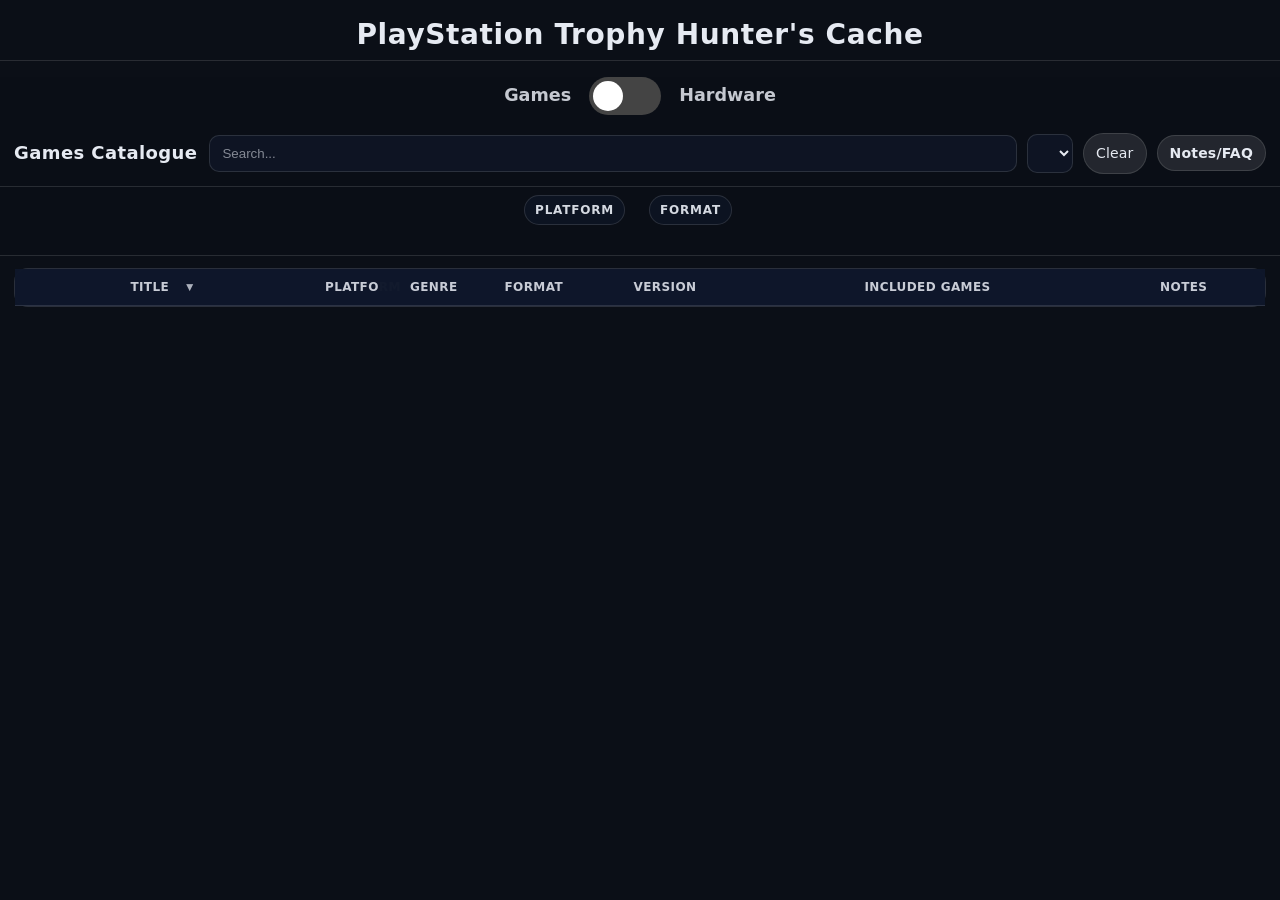
<file: index.html>
<!doctype html>
<html lang="en">
<head>
  <meta charset="utf-8" />
  <meta name="viewport" content="width=device-width,initial-scale=1" />

  <link rel="icon" type="image/png" sizes="32x32" href="ps_pic/ps_plat.png">
  <link rel="icon" type="image/png" sizes="16x16" href="ps_pic/ps_plat.png">
  <link rel="apple-touch-icon" sizes="180x180" href="ps_pic/ps_plat.png">

  <meta http-equiv="refresh" content="0; url=ps_index.html" />
  <title>Redirecting…</title>
  <link rel="canonical" href="ps_index.html" />
</head>
<body>
  <p>If you are not redirected automatically, <a href="ps_index.html">click here</a>.</p>
</body>
</html>
</file>
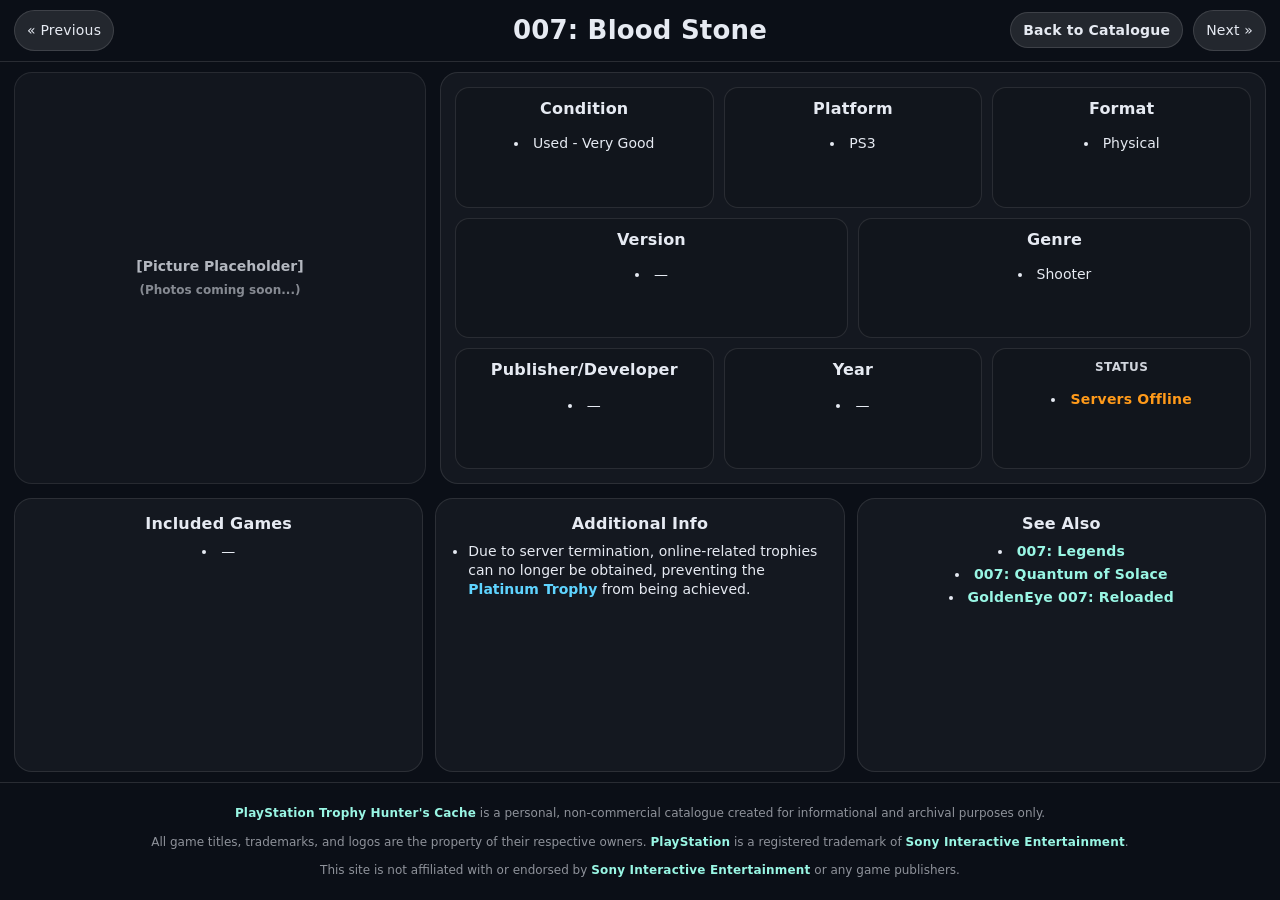
<file: ps_game/ps_game.html>
<!doctype html>
<html lang="en">
  <head>
    <meta charset="utf-8" />
    <meta
        http-equiv="Content-Security-Policy"
        content="default-src 'self'; script-src 'self'; style-src 'self'; img-src 'self' data:; font-src 'self'; connect-src 'self'; object-src 'none'; base-uri 'none'; form-action 'none'; frame-src 'none'; upgrade-insecure-requests"
    >
    <meta name="viewport" content="width=device-width,initial-scale=1" />

    <link rel="icon" type="image/png" sizes="32x32" href="../ps_pic/ps_plat.png">
    <link rel="icon" type="image/png" sizes="16x16" href="../ps_pic/ps_plat.png">
    <link rel="apple-touch-icon" sizes="180x180" href="../ps_pic/ps_plat.png">

    <title>Game Details</title>
    <link rel="stylesheet" href="../ps_styles.css"/>
    <link rel="stylesheet" href="../ps_resp.css"/>
  </head>

  <body class="ps-game-page">
    <header class="site-header game-sticky">
      <div class="wrap">
        <div class="game-header">
          <div class="nav-left">
            <button class="action-btn" id="prevBtn">&laquo; Previous</button>
          </div>

          <h1 class="game-title" id="gameTitle">Game</h1>

          <div class="nav-right">
            <a class="action-btn" id="backBtn" href="../ps_index.html?mode=games">Back to Catalogue</a>
            <button class="action-btn" id="nextBtn">Next &raquo;</button>
          </div>
        </div>
      </div>
    </header>

    <main class="wrap game-page-main">
      <div class="game-layout">
        <section class="game-top">
          <div class="game-card game-picture" id="pictureCard">
            <div class="picture-placeholder">
              <div class="picture-placeholder-title">[Picture Placeholder]</div>
              <div class="picture-placeholder-sub">(Photos coming soon...)</div>
            </div>
          </div>

          <div class="game-card" id="detailsCard">
            <div class="mini-grid" id="miniGrid"></div>
          </div>
        </section>

        <section class="tri-cards">
          <div class="game-card tri-card center-all" id="includedCard">
            <h3 class="card-title">Included Games</h3>
            <ul id="includedGames" class="stack">
              <li>—</li>
            </ul>
          </div>

          <div class="game-card tri-card" id="additionalInfoCard">
            <h3 class="card-title title-center">Additional Info</h3>
            <ul id="additionalInfo">
              <li>(Add any extra notes here later.)</li>
            </ul>
          </div>

          <div class="game-card tri-card center-all" id="seeAlsoCard">
            <h3 class="card-title">See Also</h3>
            <ul id="seeAlso" class="stack">
              <li>—</li>
            </ul>
          </div>
        </section>
      </div>
    </main>

    <button id="toTop" aria-label="Back to top">▲</button>

    <script src="../ps_script/ps_data.js"></script>
    <script src="../ps_script/ps_loader.js"></script>
    <script src="../ps_script/ps_secure.js"></script>
    <script src="../ps_script/ps_game.js"></script>

  <footer class="site-footer">
    <p><a href="../ps_index.html">PlayStation Trophy Hunter's Cache</a> is a personal, non-commercial catalogue created for informational and archival purposes only.</p>
    <p>All game titles, trademarks, and logos are the property of their respective owners. <a href="https://www.playstation.com" target="_blank" rel="noopener noreferrer">PlayStation</a> is a registered trademark of <a href="https://www.sie.com" target="_blank" rel="noopener noreferrer">Sony Interactive Entertainment</a>.</p>
    <p>This site is not affiliated with or endorsed by <a href="https://www.sie.com" target="_blank" rel="noopener noreferrer">Sony Interactive Entertainment</a> or any game publishers.</p>
  </footer>

  </body>
</html>
</file>
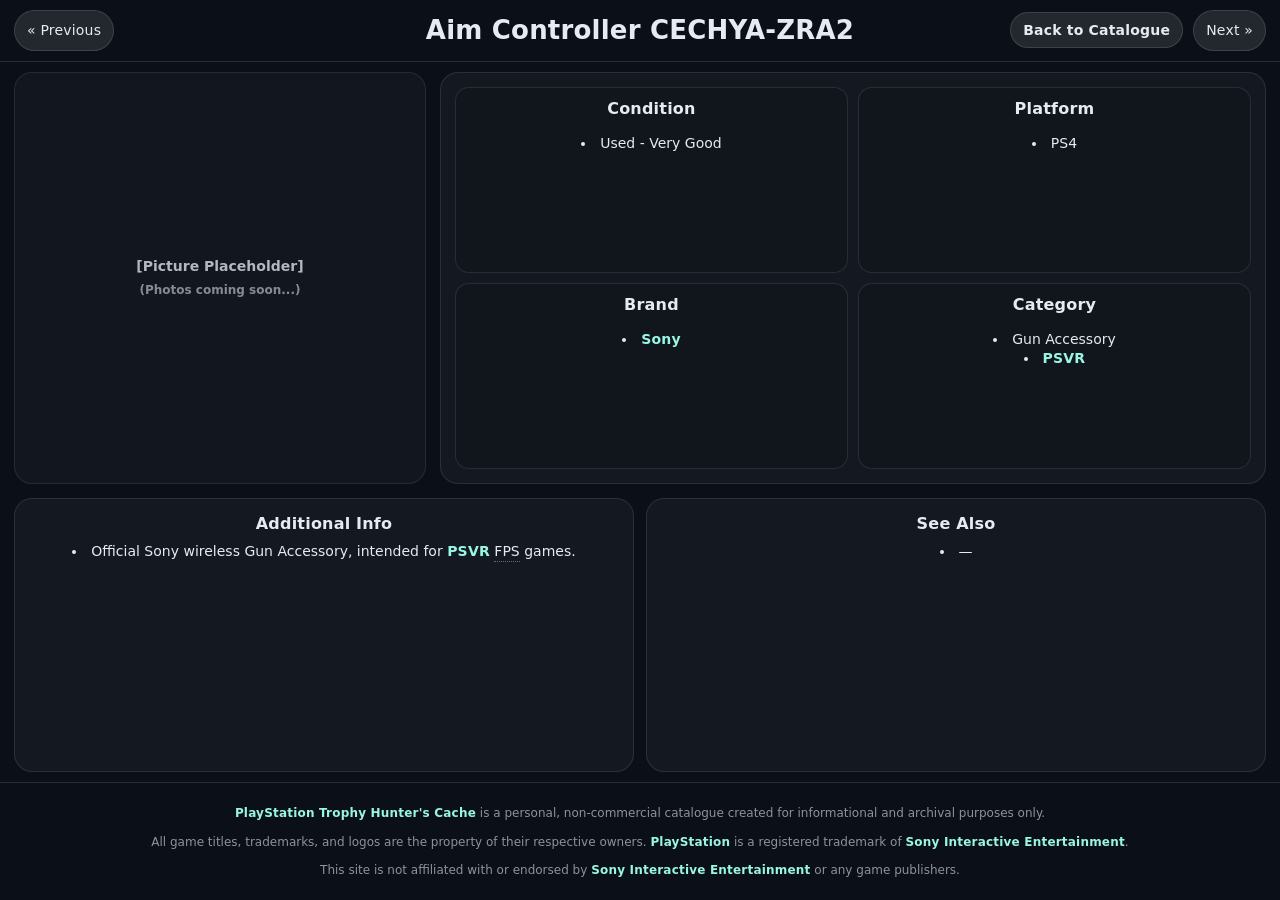
<file: ps_game/ps_hard.html>
<!doctype html>
<html lang="en">
  <head>
    <meta charset="utf-8" />
    <meta
        http-equiv="Content-Security-Policy"
        content="default-src 'self'; script-src 'self'; style-src 'self'; img-src 'self' data:; font-src 'self'; connect-src 'self'; object-src 'none'; base-uri 'none'; form-action 'none'; frame-src 'none'; upgrade-insecure-requests"
    >
    <meta name="viewport" content="width=device-width,initial-scale=1" />

    <link rel="icon" type="image/png" sizes="32x32" href="../ps_pic/ps_plat.png">
    <link rel="icon" type="image/png" sizes="16x16" href="../ps_pic/ps_plat.png">
    <link rel="apple-touch-icon" sizes="180x180" href="../ps_pic/ps_plat.png">

    <title>Hardware Details</title>
    <link rel="stylesheet" href="../ps_styles.css"/>
    <link rel="stylesheet" href="../ps_resp.css"/>
  </head>

  <body class="ps-game-page ps-hard-page">
    <header class="site-header game-sticky">
      <div class="wrap">
        <div class="game-header">
          <div class="nav-left">
            <button class="action-btn" id="prevBtn">&laquo; Previous</button>
          </div>

          <h1 class="game-title" id="hardTitle">Hardware</h1>

          <div class="nav-right">
            <a class="action-btn" id="backBtn" href="../ps_index.html?mode=hardware">Back to Catalogue</a>
            <button class="action-btn" id="nextBtn">Next &raquo;</button>
          </div>
        </div>
      </div>
    </header>

    <main class="wrap game-page-main">
      <div class="game-layout">
        <section class="game-top">
          <div class="game-card game-picture" id="pictureCard">          
            <div class="picture-placeholder">
                <div class="picture-placeholder-title">[Picture Placeholder]</div>
                <div class="picture-placeholder-sub">(Photos coming soon...)</div>
            </div>
          </div>

          <div class="game-card" id="detailsCard">
            <div class="mini-grid" id="miniGrid"></div>
          </div>
        </section>

        <section class="tri-cards">
          <div class="game-card tri-card center-all" id="additionalCard">
            <h3 class="card-title">Additional Info</h3>
            <ul id="additionalInfo" class="stack-list"></ul>
          </div>

          <div class="game-card tri-card center-all" id="seeAlsoCard">
            <h3 class="card-title">See Also</h3>
            <ul id="seeAlso" class="stack-list"></ul>
          </div>
        </section>
      </div>
    </main>

    <button id="toTop" aria-label="Back to top">▲</button>

    <script src="../ps_script/ps_data.js"></script>
    <script src="../ps_script/ps_loader.js"></script>
    <script src="../ps_script/ps_secure.js"></script>
    <script src="../ps_script/ps_hard.js"></script>

    <footer class="site-footer">
      <p><a href="../ps_index.html">PlayStation Trophy Hunter's Cache</a> is a personal, non-commercial catalogue created for informational and archival purposes only.</p>
      <p>All game titles, trademarks, and logos are the property of their respective owners. <a href="https://www.playstation.com" target="_blank" rel="noopener noreferrer">PlayStation</a> is a registered trademark of <a href="https://www.sie.com" target="_blank" rel="noopener noreferrer">Sony Interactive Entertainment</a>.</p>
      <p>This site is not affiliated with or endorsed by <a href="https://www.sie.com" target="_blank" rel="noopener noreferrer">Sony Interactive Entertainment</a> or any game publishers.</p>
    </footer>
    
  </body>
</html>
</file>
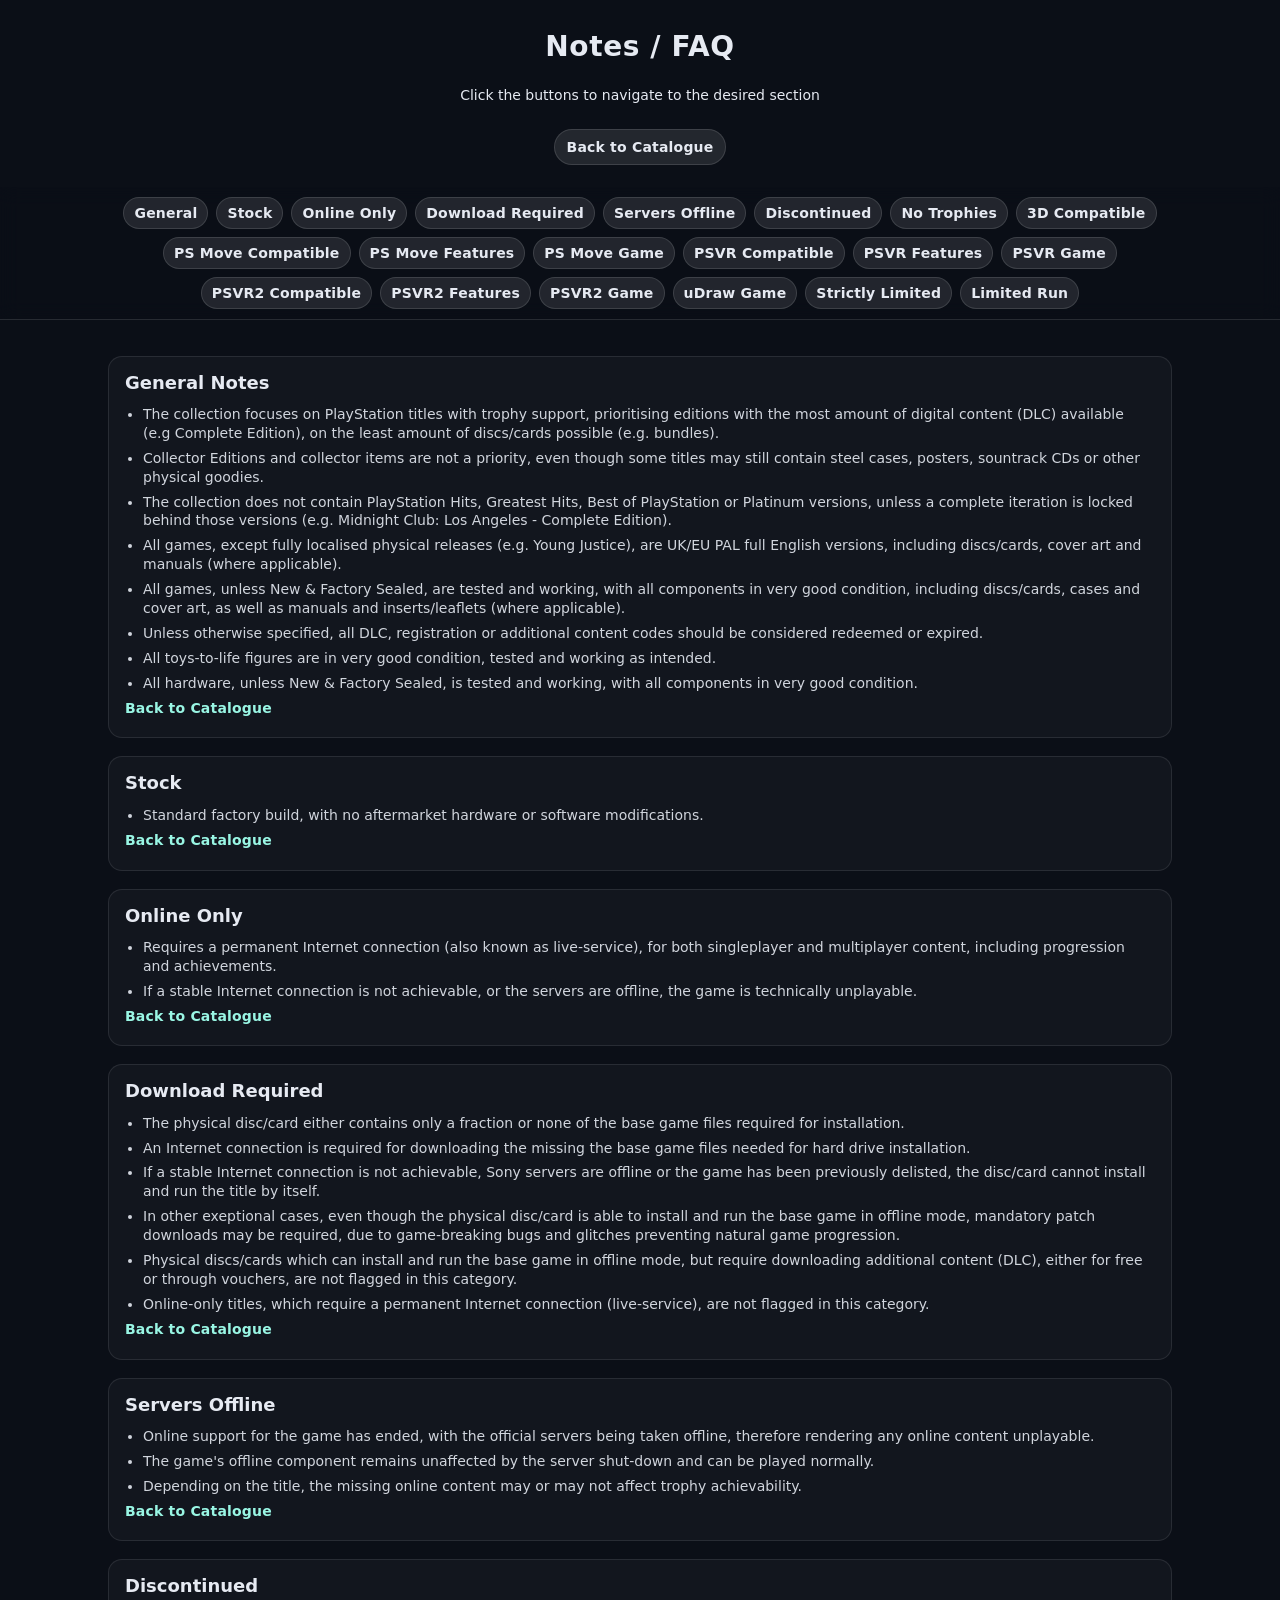
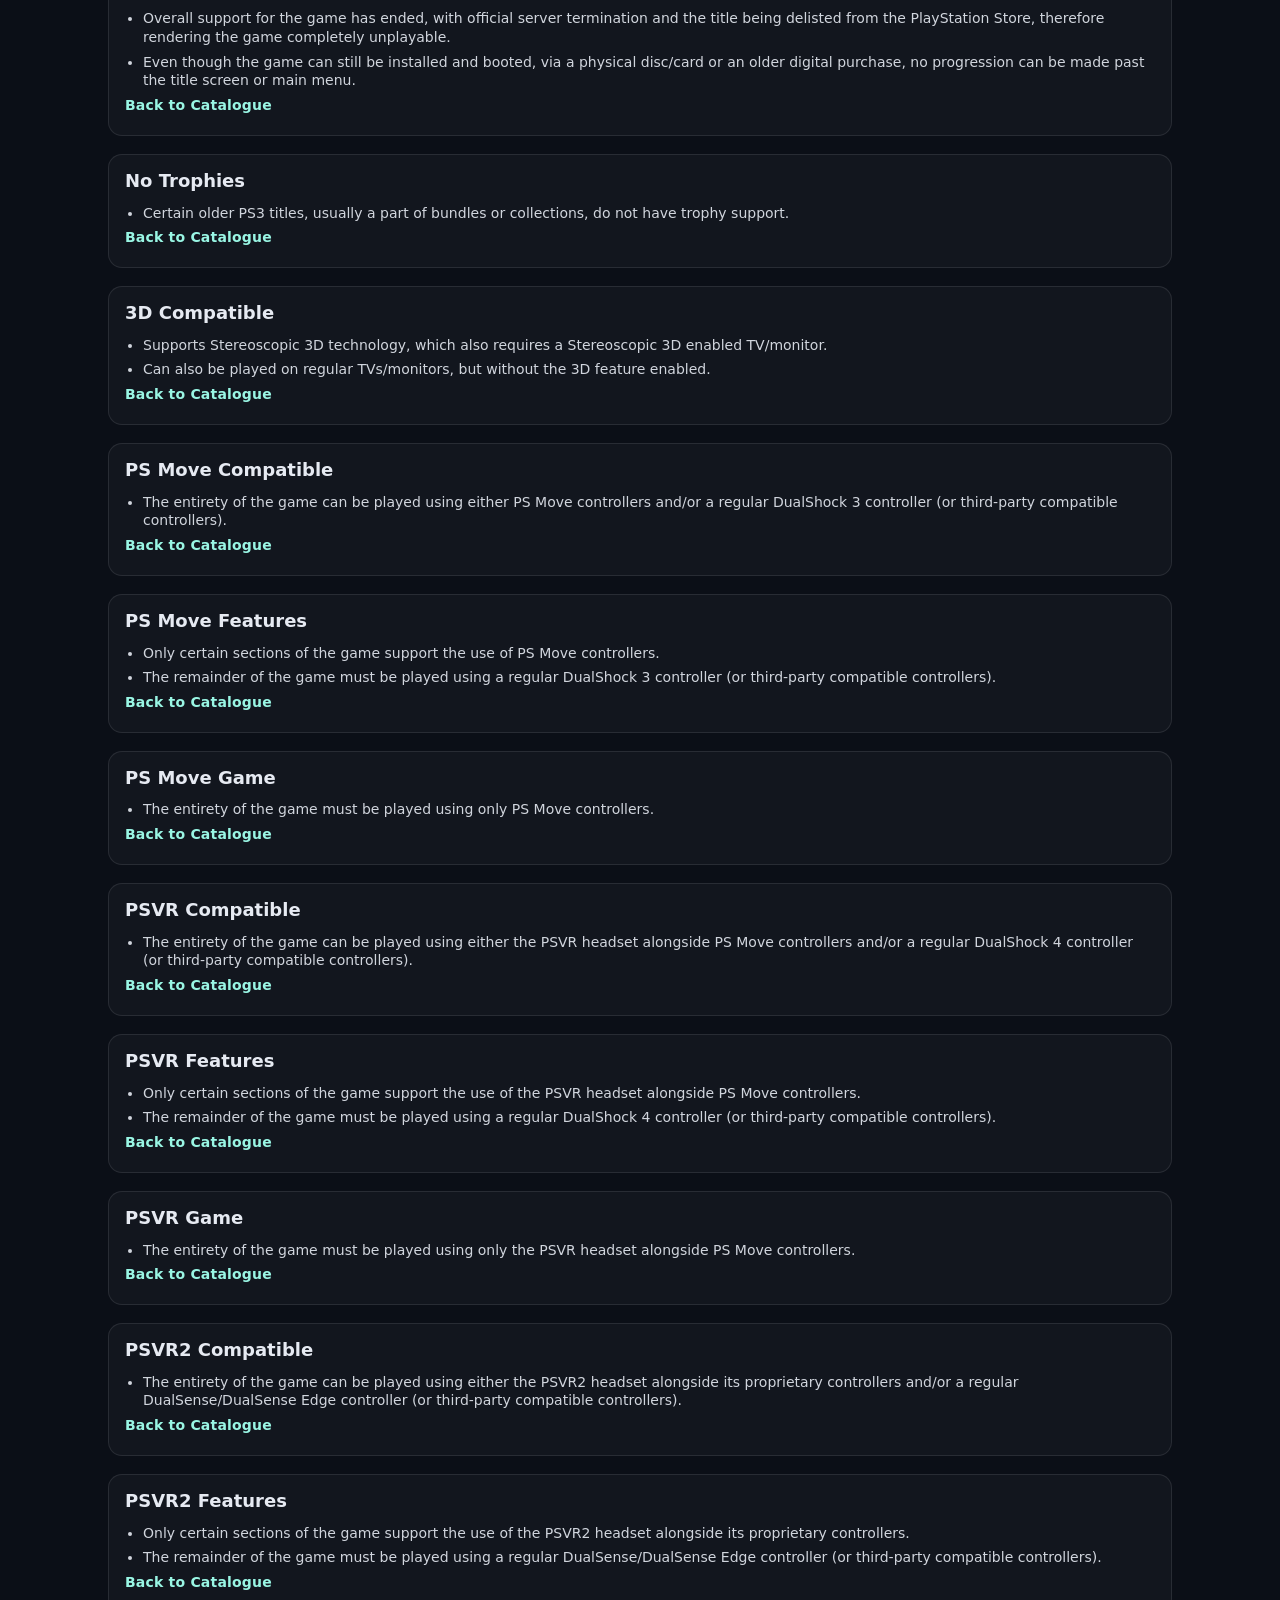
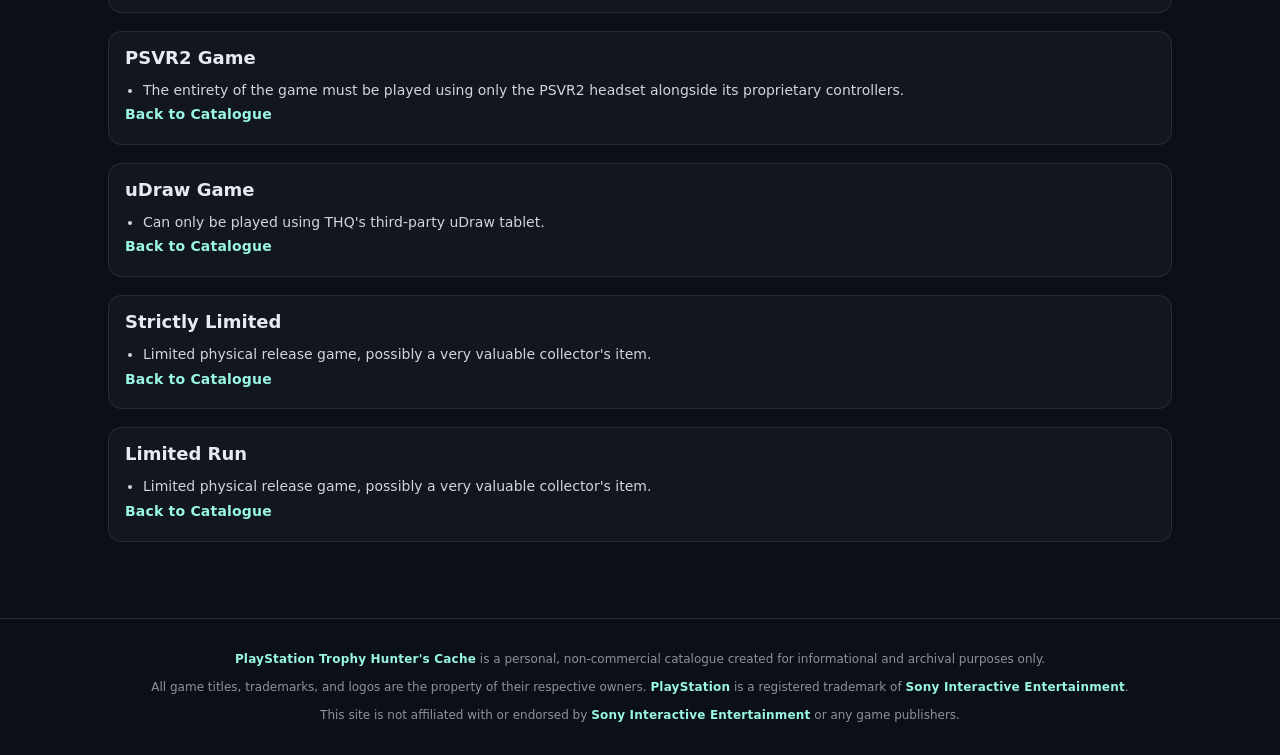
<file: ps_info/ps_notes.html>
<!doctype html>
<html lang="en" class="ps-notes">
  <head>
    <meta charset="utf-8" />
    <meta
        http-equiv="Content-Security-Policy"
        content="default-src 'self'; script-src 'self'; style-src 'self'; img-src 'self' data:; font-src 'self'; connect-src 'self'; object-src 'none'; base-uri 'none'; form-action 'none'; frame-src 'none'; upgrade-insecure-requests"
    >
    <meta name="viewport" content="width=device-width, initial-scale=1" />

    <link rel="icon" type="image/png" sizes="32x32" href="../ps_pic/ps_plat.png">
    <link rel="icon" type="image/png" sizes="16x16" href="../ps_pic/ps_plat.png">
    <link rel="apple-touch-icon" sizes="180x180" href="../ps_pic/ps_plat.png">

    <title>Notes</title>
    <link rel="stylesheet" href="../ps_styles.css" />
    <link rel="stylesheet" href="../ps_resp.css" />
  </head>

  <body>
    <button id="toTop" aria-label="Back to top">▲</button>
    <header class="app-header" id="top">
      <div class="wrap">
        <div class="brand">
          <div class="site-title">Notes / FAQ</div>
          <p>Click the buttons to navigate to the desired section</p>
        </div>
        <div class="actions">
          <a class="action-btn" href="../ps_index.html">Back to Catalogue</a>
        </div>
      </div>
    </header>

    <nav class="notes-sticky" aria-label="Notes index">
      <div class="chips notes-chips">
        <a class="action-btn chip" href="#general"><b>General</b></a>
        <a class="action-btn chip" href="#stock"><b>Stock</b></a>
        <a class="action-btn chip" href="#online"><b>Online Only</b></a>
        <a class="action-btn chip" href="#dld"><b>Download Required</b></a>
        <a class="action-btn chip" href="#srv"><b>Servers Offline</b></a>
        <a class="action-btn chip" href="#disc"><b>Discontinued</b></a>
        <a class="action-btn chip" href="#trophy"><b>No Trophies</b></a>
        <a class="action-btn chip" href="#3d"><b>3D Compatible</b></a>
        <a class="action-btn chip" href="#move-comp"><b>PS Move Compatible</b></a>
        <a class="action-btn chip" href="#move-feat"><b>PS Move Features</b></a>
        <a class="action-btn chip" href="#move-game"><b>PS Move Game</b></a>
        <a class="action-btn chip" href="#vr-comp"><b>PSVR Compatible</b></a>
        <a class="action-btn chip" href="#vr-feat"><b>PSVR Features</b></a>
        <a class="action-btn chip" href="#vr-game"><b>PSVR Game</b></a>
        <a class="action-btn chip" href="#vr2-comp"><b>PSVR2 Compatible</b></a>
        <a class="action-btn chip" href="#vr2-feat"><b>PSVR2 Features</b></a>
        <a class="action-btn chip" href="#vr2-game"><b>PSVR2 Game</b></a>
        <a class="action-btn chip" href="#udraw"><b>uDraw Game</b></a>
        <a class="action-btn chip" href="#strict"><b>Strictly Limited</b></a>
        <a class="action-btn chip" href="#limited"><b>Limited Run</b></a>
      </div>
    </nav>

    <main class="notes-wrap">
      <section id="general" class="note-block">
        <h2>General Notes</h2>
        <ul>
          <li>The collection focuses on PlayStation titles with trophy support, prioritising editions with the most amount of digital content (DLC) available (e.g Complete Edition), on the least amount of discs/cards possible (e.g. bundles).</li>
          <li>Collector Editions and collector items are not a priority, even though some titles may still contain steel cases, posters, sountrack CDs or other physical goodies.</li>
          <li>The collection does not contain PlayStation Hits, Greatest Hits, Best of PlayStation or Platinum versions, unless a complete iteration is locked behind those versions (e.g. Midnight Club: Los Angeles - Complete Edition).</li>
          <li>All games, except fully localised physical releases (e.g. Young Justice), are UK/EU PAL full English versions, including discs/cards, cover art and manuals (where applicable).</li>
          <li>All games, unless New & Factory Sealed, are tested and working, with all components in very good condition, including discs/cards, cases and cover art, as well as manuals and inserts/leaflets (where applicable).</li>
          <li>Unless otherwise specified, all DLC, registration or additional content codes should be considered redeemed or expired.</li>
          <li>All toys-to-life figures are in very good condition, tested and working as intended.</li>
          <li>All hardware, unless New & Factory Sealed, is tested and working, with all components in very good condition.</li>
        </ul>
        <p><a href="../ps_index.html">Back to Catalogue</a></p>
      </section>
      <section id="stock" class="note-block">
        <h2>Stock</h2>
          <ul>
            <li>Standard factory build, with no aftermarket hardware or software modifications.</li>
          </ul>
          <p><a href="../ps_index.html?mode=hardware">Back to Catalogue</a></p>
      </section>
      <section id="online" class="note-block">
        <h2>Online Only</h2>
          <ul>
            <li>Requires a permanent Internet connection (also known as live-service), for both singleplayer and multiplayer content, including progression and achievements.</li>
            <li>If a stable Internet connection is not achievable, or the servers are offline, the game is technically unplayable.</li>
          </ul>
          <p><a href="../ps_index.html">Back to Catalogue</a></p>
      </section>
      <section id="dld" class="note-block">
        <h2>Download Required</h2>
          <ul>
            <li>The physical disc/card either contains only a fraction or none of the base game files required for installation.</li>
            <li>An Internet connection is required for downloading the missing the base game files needed for hard drive installation.</li>
            <li>If a stable Internet connection is not achievable, Sony servers are offline or the game has been previously delisted, the disc/card cannot install and run the title by itself.</li>
            <li>In other exeptional cases, even though the physical disc/card is able to install and run the base game in offline mode, mandatory patch downloads may be required, due to game-breaking bugs and glitches preventing natural game progression.</li>
            <li>Physical discs/cards which can install and run the base game in offline mode, but require downloading additional content (DLC), either for free or through vouchers, are not flagged in this category.</li>
            <li>Online-only titles, which require a permanent Internet connection (live-service), are not flagged in this category.</li>
          </ul>
          <p><a href="../ps_index.html">Back to Catalogue</a></p>
      </section>
      <section id="srv" class="note-block">
        <h2>Servers Offline</h2>
          <ul>
            <li>Online support for the game has ended, with the official servers being taken offline, therefore rendering any online content unplayable.</li>
            <li>The game's offline component remains unaffected by the server shut-down and can be played normally.</li>
            <li>Depending on the title, the missing online content may or may not affect trophy achievability.</li>
          </ul>
          <p><a href="../ps_index.html">Back to Catalogue</a></p>
      </section>
      <section id="disc" class="note-block">
        <h2>Discontinued</h2>
          <ul>
            <li>Overall support for the game has ended, with official server termination and the title being delisted from the PlayStation Store, therefore rendering the game completely unplayable.</li>
            <li>Even though the game can still be installed and booted, via a physical disc/card or an older digital purchase, no progression can be made past the title screen or main menu.</li>
          </ul>
          <p><a href="../ps_index.html">Back to Catalogue</a></p>
      </section>
      <section id="trophy" class="note-block">
        <h2>No Trophies</h2>
          <ul>
            <li>Certain older PS3 titles, usually a part of bundles or collections, do not have trophy support.</li>
          </ul>
          <p><a href="../ps_index.html">Back to Catalogue</a></p>
      </section>
      <section id="3d" class="note-block">
        <h2>3D Compatible</h2>
          <ul>
            <li>Supports Stereoscopic 3D technology, which also requires a Stereoscopic 3D enabled TV/monitor.</li>
            <li>Can also be played on regular TVs/monitors, but without the 3D feature enabled.</li>
          </ul>
          <p><a href="../ps_index.html">Back to Catalogue</a></p>
      </section>
      <section id="move-comp" class="note-block">
        <h2>PS Move Compatible</h2>
          <ul>
            <li>The entirety of the game can be played using either PS Move controllers and/or a regular DualShock 3 controller (or third-party compatible controllers).</li>
          </ul>
          <p><a href="../ps_index.html">Back to Catalogue</a></p>
      </section>
      <section id="move-feat" class="note-block">
        <h2>PS Move Features</h2>
          <ul>
            <li>Only certain sections of the game support the use of PS Move controllers.</li>
            <li>The remainder of the game must be played using a regular DualShock 3 controller (or third-party compatible controllers).</li>
          </ul>
          <p><a href="../ps_index.html">Back to Catalogue</a></p>
      </section>
      <section id="move-game" class="note-block">
        <h2>PS Move Game</h2>
          <ul>
            <li>The entirety of the game must be played using only PS Move controllers.</li>
          </ul>
          <p><a href="../ps_index.html">Back to Catalogue</a></p>
      </section>
      <section id="vr-comp" class="note-block">
        <h2>PSVR Compatible</h2>
          <ul>
            <li>The entirety of the game can be played using either the PSVR headset alongside PS Move controllers and/or a regular DualShock 4 controller (or third-party compatible controllers).</li>
          </ul>          
          <p><a href="../ps_index.html">Back to Catalogue</a></p>
      </section>
      <section id="vr-feat" class="note-block">
        <h2>PSVR Features</h2>
          <ul>
            <li>Only certain sections of the game support the use of the PSVR headset alongside PS Move controllers.</li>
            <li>The remainder of the game must be played using a regular DualShock 4 controller (or third-party compatible controllers).</li>
          </ul>
        <p><a href="../ps_index.html">Back to Catalogue</a></p>
      </section>
      <section id="vr-game" class="note-block">
        <h2>PSVR Game</h2>
          <ul>
            <li>The entirety of the game must be played using only the PSVR headset alongside PS Move controllers.</li>
          </ul>
          <p><a href="../ps_index.html">Back to Catalogue</a></p>
      </section>
      <section id="vr2-comp" class="note-block">
        <h2>PSVR2 Compatible</h2>
          <ul>
            <li>The entirety of the game can be played using either the PSVR2 headset alongside its proprietary controllers and/or a regular DualSense/DualSense Edge controller (or third-party compatible controllers).</li>
          </ul>
          <p><a href="../ps_index.html">Back to Catalogue</a></p>
      </section>
      <section id="vr2-feat" class="note-block">
        <h2>PSVR2 Features</h2>
          <ul>
            <li>Only certain sections of the game support the use of the PSVR2 headset alongside its proprietary controllers.</li>
            <li>The remainder of the game must be played using a regular DualSense/DualSense Edge controller (or third-party compatible controllers).</li>
          </ul>
          <p><a href="../ps_index.html">Back to Catalogue</a></p>
      </section>
      <section id="vr2-game" class="note-block">
        <h2>PSVR2 Game</h2>
          <ul>
            <li>The entirety of the game must be played using only the PSVR2 headset alongside its proprietary controllers.</li>
          </ul>
          <p><a href="../ps_index.html">Back to Catalogue</a></p>
      </section>
      <section id="udraw" class="note-block">
        <h2>uDraw Game</h2>
          <ul>
            <li>Can only be played using THQ's third-party uDraw tablet.</li>
          </ul>
          <p><a href="../ps_index.html">Back to Catalogue</a></p>
      </section>
      <section id="strict" class="note-block">
        <h2>Strictly Limited</h2>
          <ul>
            <li>Limited physical release game, possibly a very valuable collector's item.</li>
          </ul>
          <p><a href="../ps_index.html">Back to Catalogue</a></p>
      </section>
      <section id="limited" class="note-block">
        <h2>Limited Run</h2>
          <ul>
            <li>Limited physical release game, possibly a very valuable collector's item.</li>
          </ul>
          <p><a href="../ps_index.html">Back to Catalogue</a></p>
      </section>
    </main>
    <script src="../ps_script/ps_notes.js"></script>

    <footer class="site-footer">
      <p><a href="../ps_index.html">PlayStation Trophy Hunter's Cache</a> is a personal, non-commercial catalogue created for informational and archival purposes only.</p>
      <p>All game titles, trademarks, and logos are the property of their respective owners. <a href="https://www.playstation.com" target="_blank" rel="noopener noreferrer">PlayStation</a> is a registered trademark of <a href="https://www.sie.com" target="_blank" rel="noopener noreferrer">Sony Interactive Entertainment</a>.</p>
      <p>This site is not affiliated with or endorsed by <a href="https://www.sie.com" target="_blank" rel="noopener noreferrer">Sony Interactive Entertainment</a> or any game publishers.</p>
    </footer>
    
  </body>
</html>
</file>
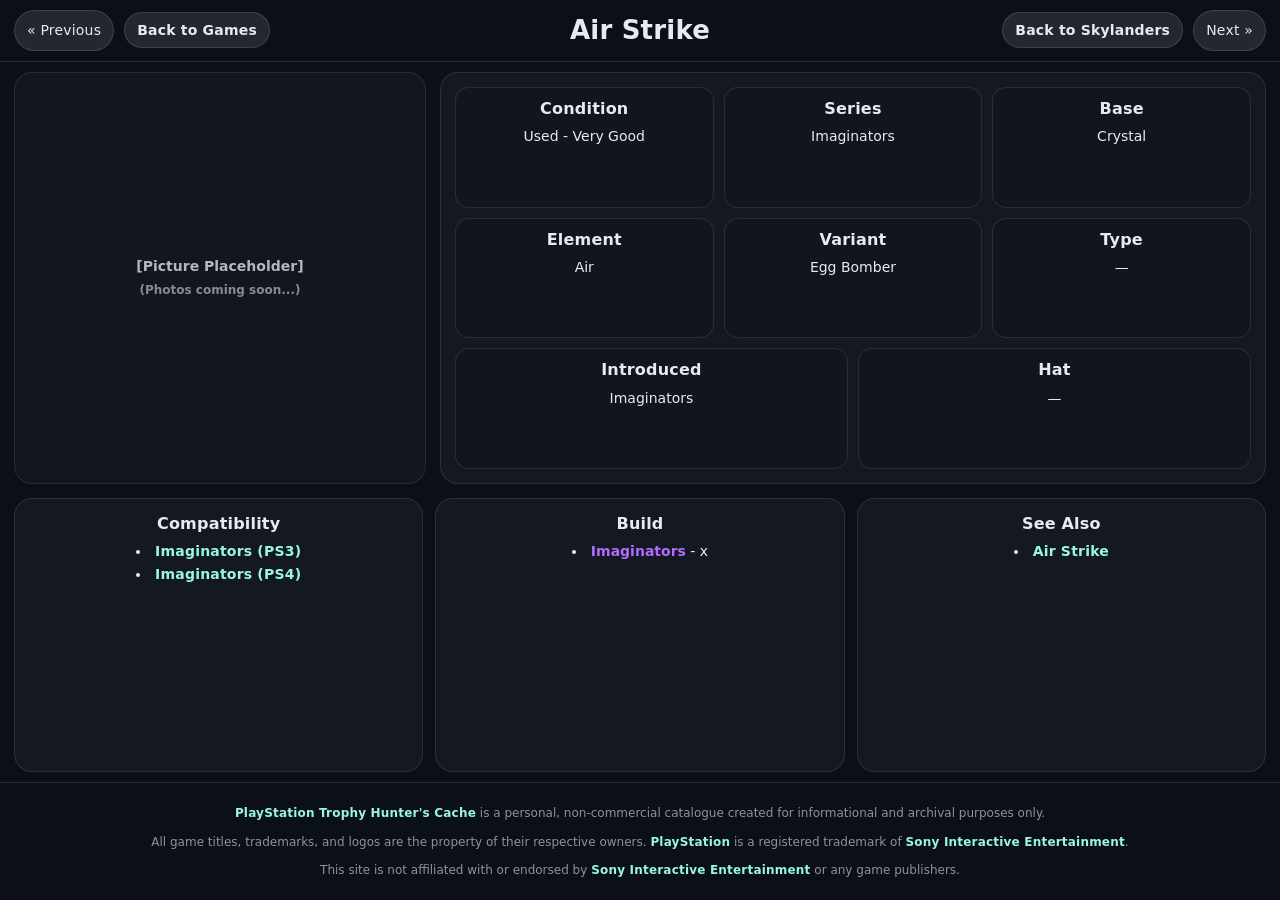
<file: ps_skyland/ps_sky.html>
<!doctype html>
<html lang="en">
  <head>
    <meta charset="utf-8" />
    <meta
        http-equiv="Content-Security-Policy"
        content="default-src 'self'; script-src 'self'; style-src 'self'; img-src 'self' data:; font-src 'self'; connect-src 'self'; object-src 'none'; base-uri 'none'; form-action 'none'; frame-src 'none'; upgrade-insecure-requests"
    >
    <meta name="viewport" content="width=device-width,initial-scale=1" />

    <link rel="icon" type="image/png" sizes="32x32" href="../ps_pic/ps_plat.png">
    <link rel="icon" type="image/png" sizes="16x16" href="../ps_pic/ps_plat.png">
    <link rel="apple-touch-icon" sizes="180x180" href="../ps_pic/ps_plat.png">

    <title>Skylander Details</title>
    <link rel="stylesheet" href="../ps_styles.css"/>
    <link rel="stylesheet" href="../ps_resp.css"/>
  </head>

  <body class="ps-game-page ps-sky-page">
    <header class="site-header game-sticky">
      <div class="wrap">
        <div class="game-header">
            <div class="nav-left">
                <button class="action-btn" id="prevBtn">&laquo; Previous</button>
                <a class="action-btn" href="../ps_index.html?mode=games">Back to Games</a>
            </div>

            <h1 class="game-title" id="skyTitle">Skylander</h1>

            <div class="nav-right">
                <a class="action-btn" id="backBtn" href="ps_sland.html">Back to Skylanders</a>
                <button class="action-btn" id="nextBtn">Next &raquo;</button>
            </div>
        </div>
      </div>
    </header>

    <main class="wrap game-page-main">
      <div class="game-layout">
        <section class="game-top">
          <div class="game-card game-picture" id="pictureCard">
            <div class="picture-placeholder">
              <div class="picture-placeholder-title">[Picture Placeholder]</div>
              <div class="picture-placeholder-sub">(Photos coming soon...)</div>
            </div>
          </div>

          <div class="game-card" id="detailsCard">
            <div class="mini-grid" id="miniGrid"></div>
          </div>
        </section>

        <section class="tri-cards">
          <div class="game-card tri-card center-all" id="compatCard">
            <h3 class="card-title">Compatibility</h3>
            <ul id="compatList" class="stack">
              <li>—</li>
            </ul>
          </div>

          <div class="game-card tri-card center-all" id="buildCard">
            <h3 class="card-title title-center">Build</h3>
            <ul id="buildList">
              <li>—</li>
            </ul>
          </div>

          <div class="game-card tri-card center-all" id="seeAlsoCard">
            <h3 class="card-title">See Also</h3>
            <ul id="seeAlso" class="stack">
              <li>—</li>
            </ul>
          </div>
        </section>
      </div>
    </main>

    <button id="toTop" aria-label="Back to top">▲</button>

    <script src="../ps_script/ps_data.js"></script>
    <script src="../ps_script/ps_loader.js"></script>
    <script src="../ps_script/ps_secure.js"></script>
    <script src="../ps_script/ps_sky.js"></script>

    <footer class="site-footer">
      <p><a href="../ps_index.html">PlayStation Trophy Hunter's Cache</a> is a personal, non-commercial catalogue created for informational and archival purposes only.</p>
      <p>All game titles, trademarks, and logos are the property of their respective owners. <a href="https://www.playstation.com" target="_blank" rel="noopener noreferrer">PlayStation</a> is a registered trademark of <a href="https://www.sie.com" target="_blank" rel="noopener noreferrer">Sony Interactive Entertainment</a>.</p>
      <p>This site is not affiliated with or endorsed by <a href="https://www.sie.com" target="_blank" rel="noopener noreferrer">Sony Interactive Entertainment</a> or any game publishers.</p>
    </footer>

  </body>
</html>
</file>
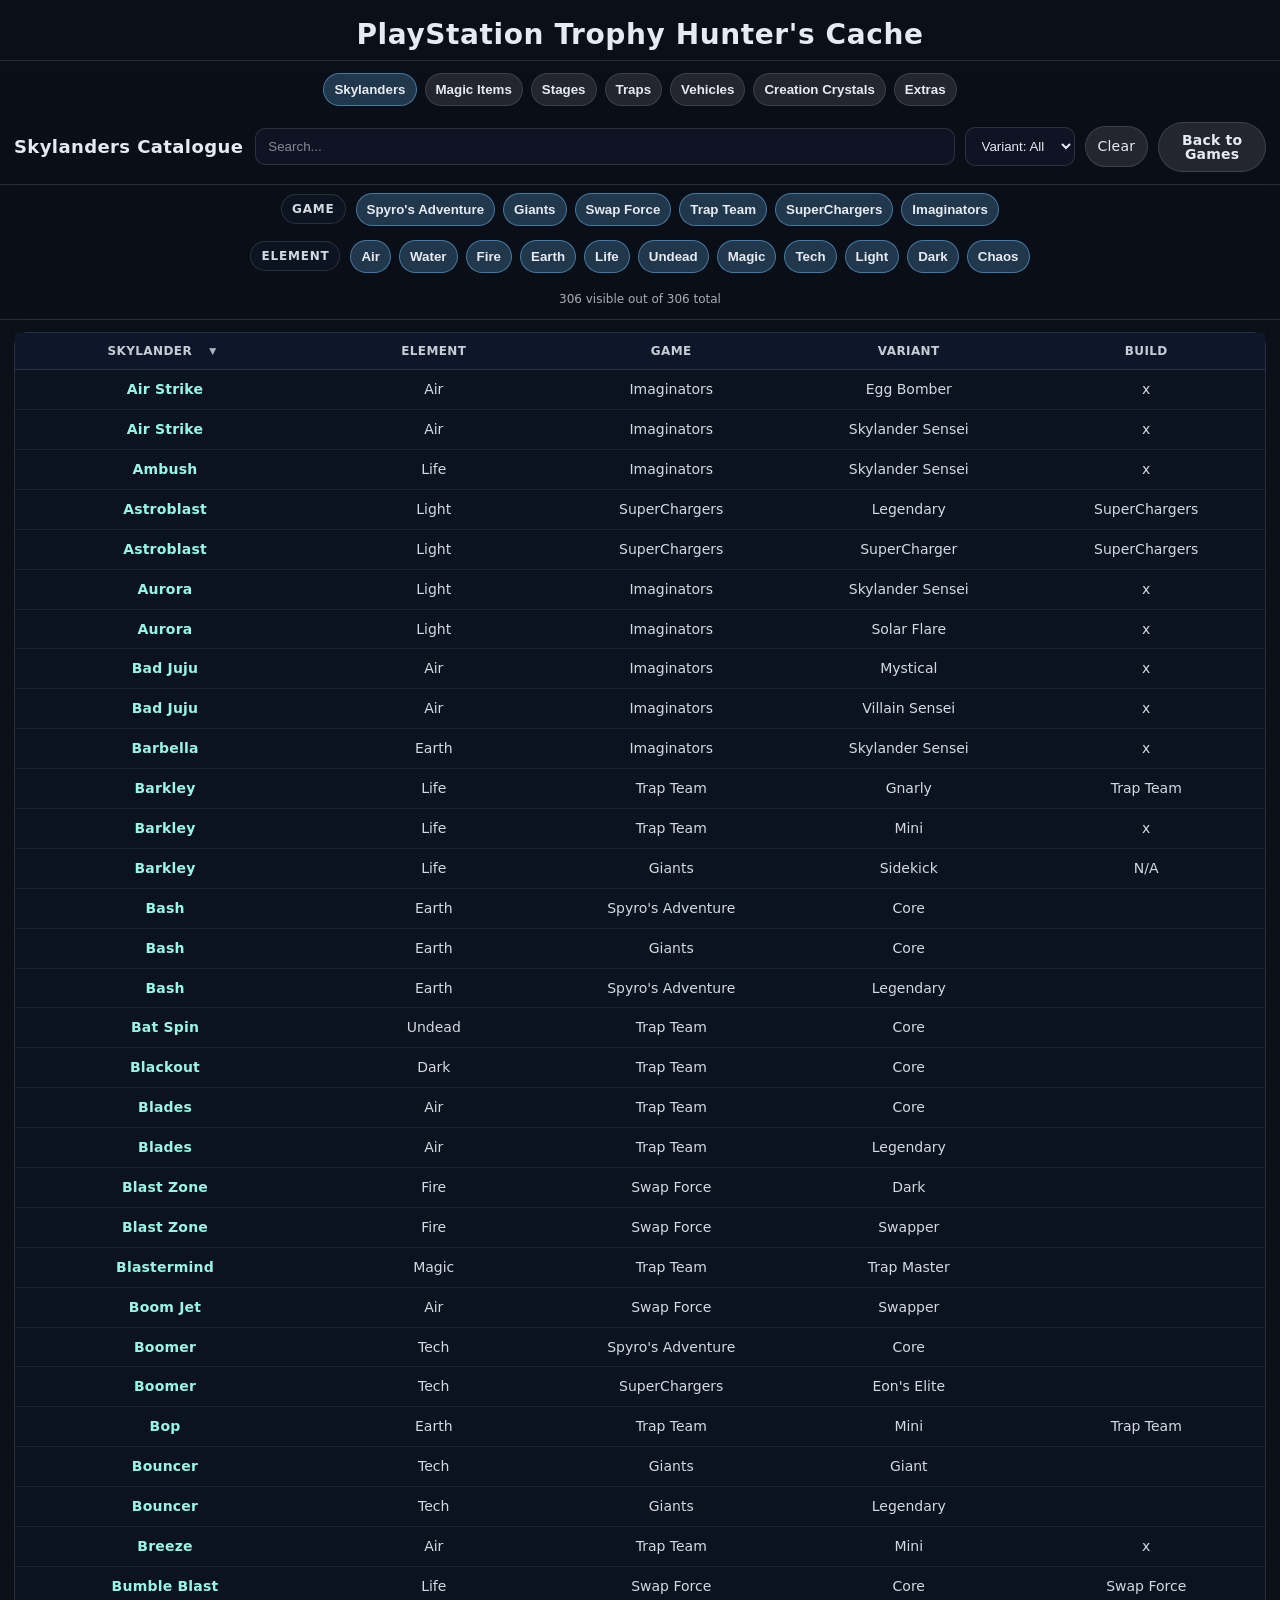
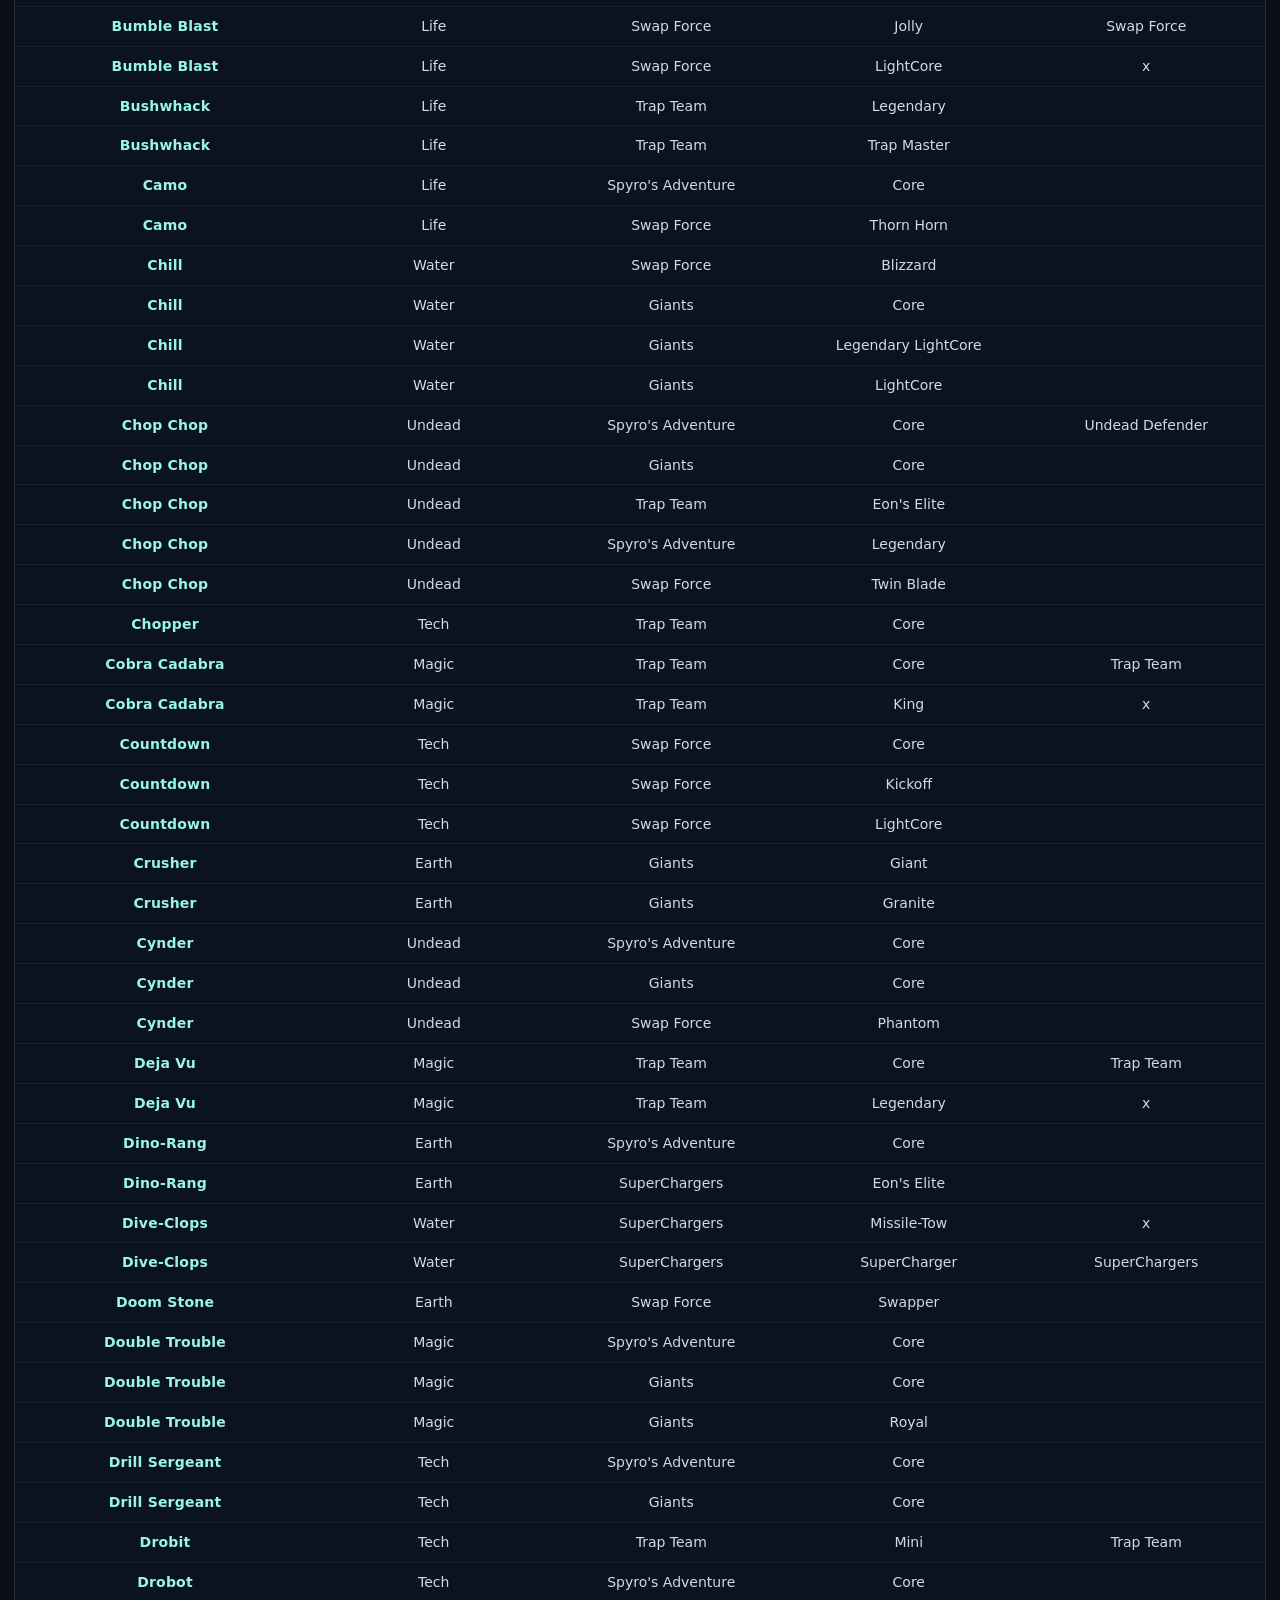
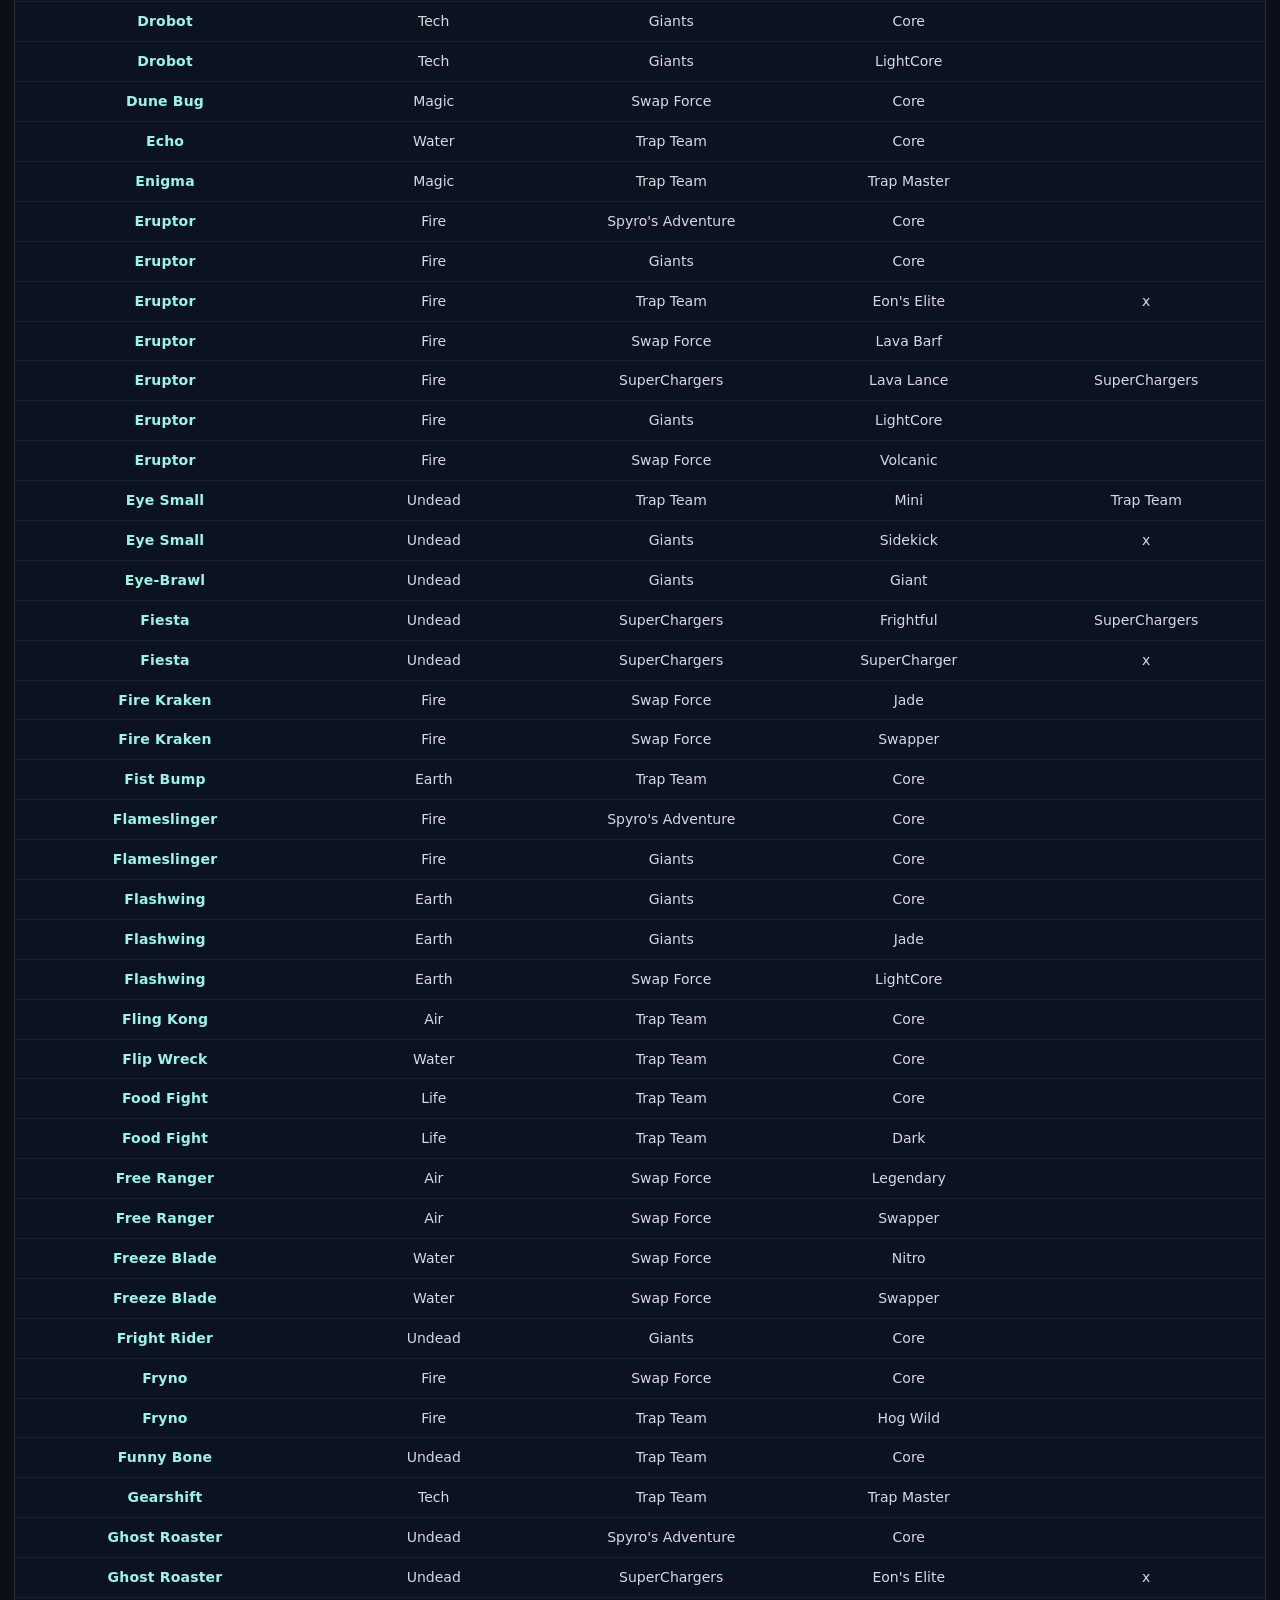
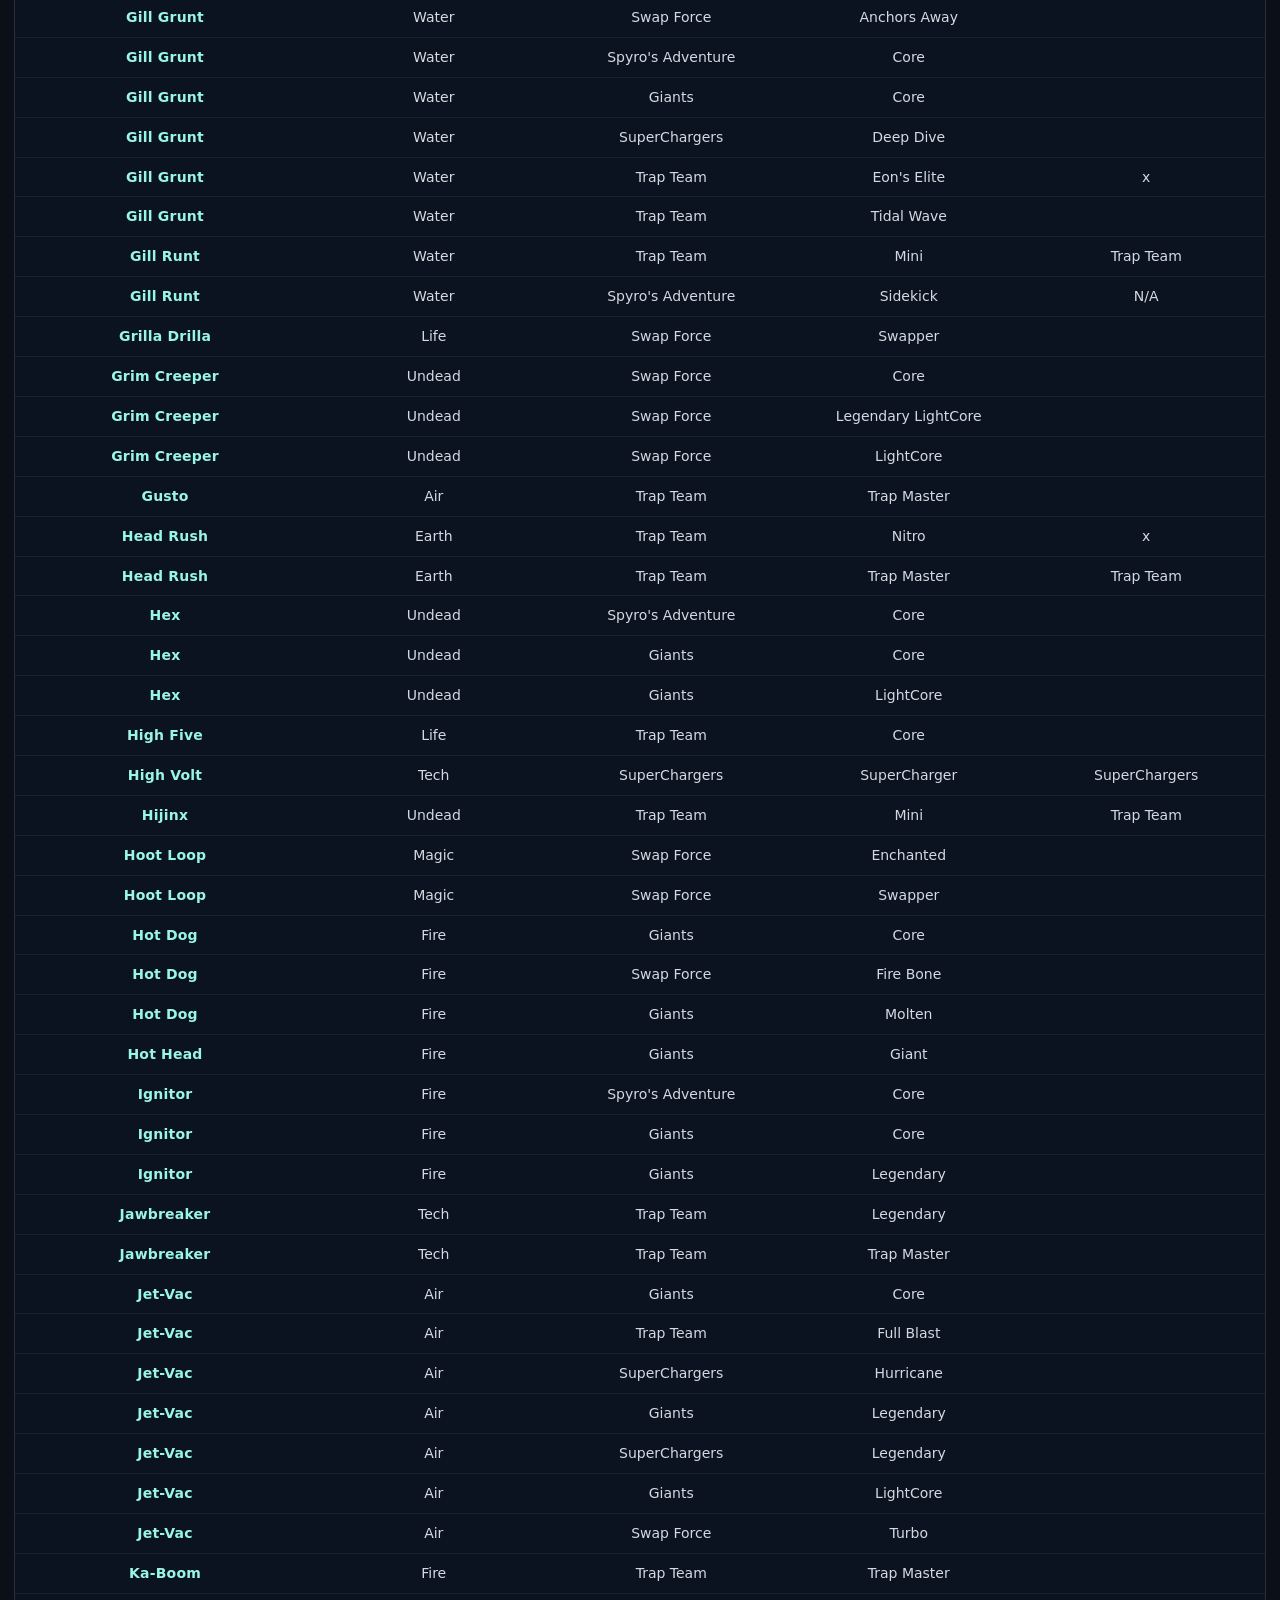
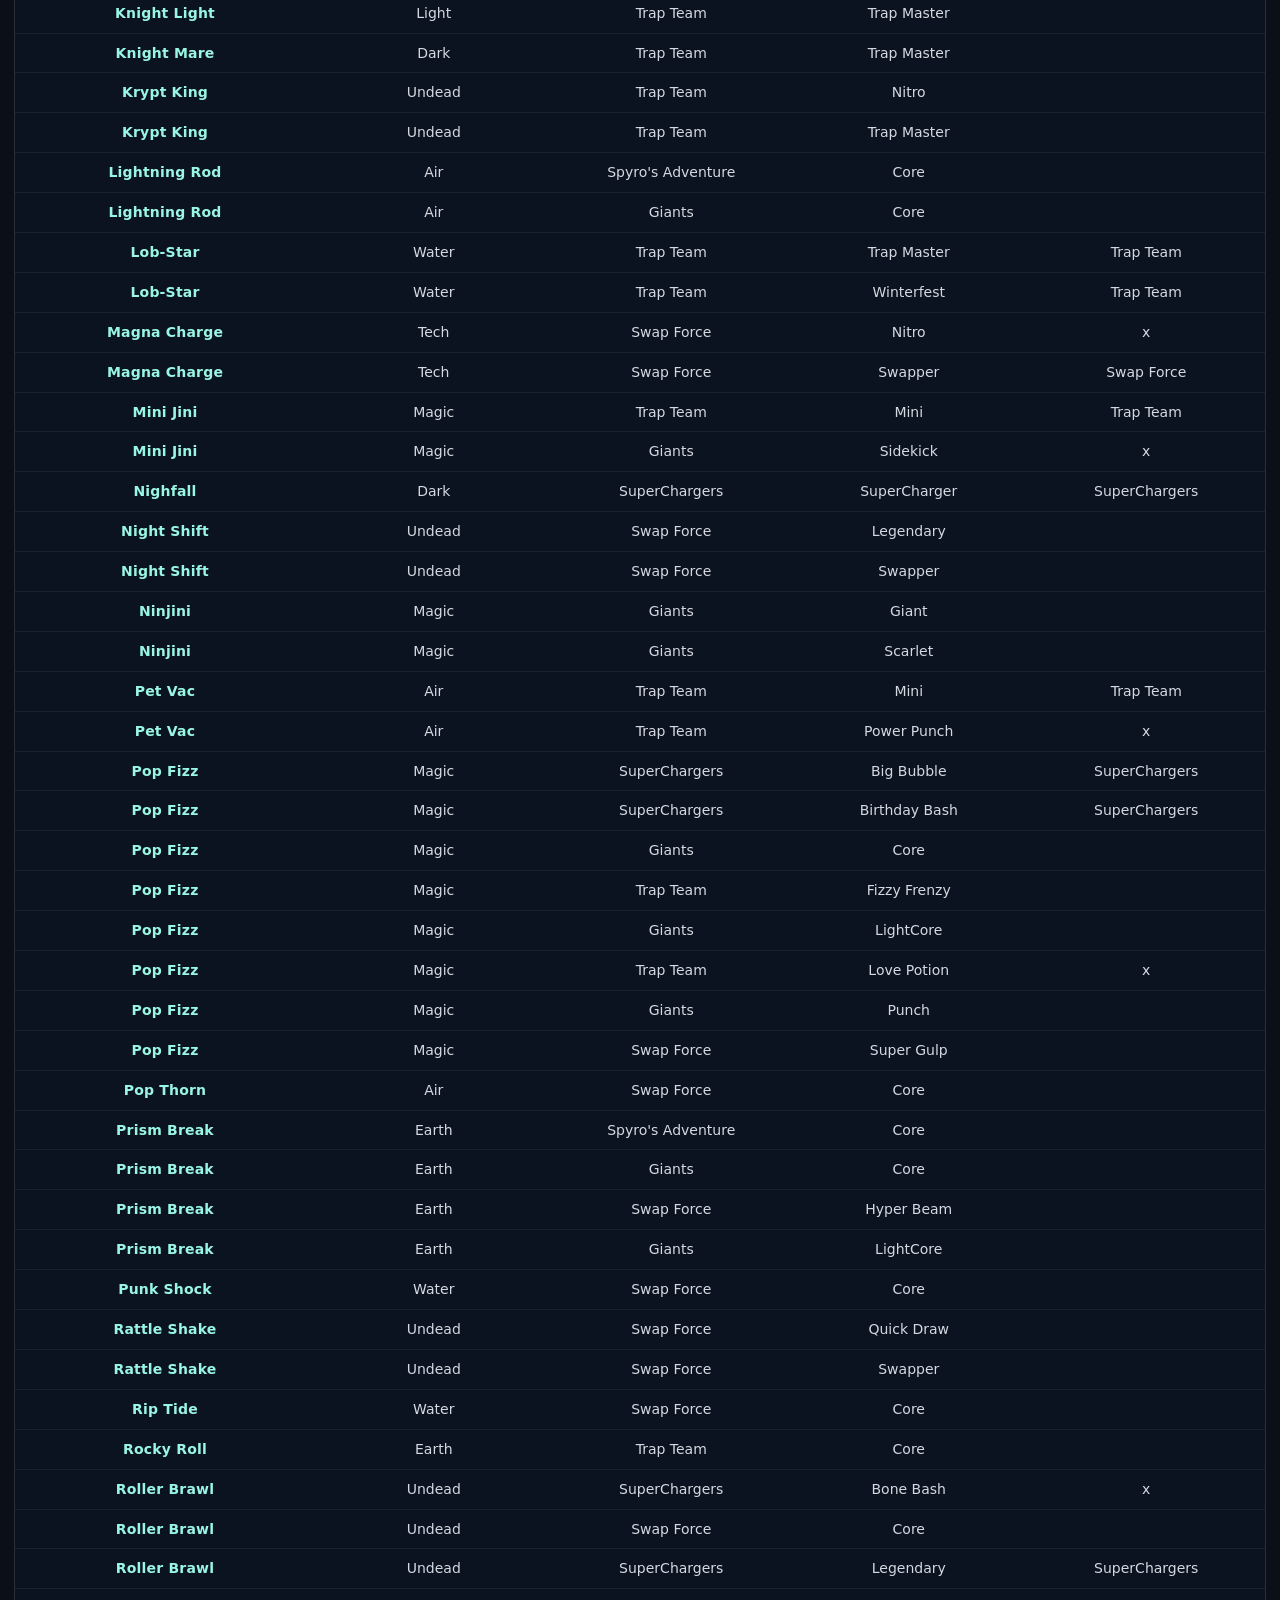
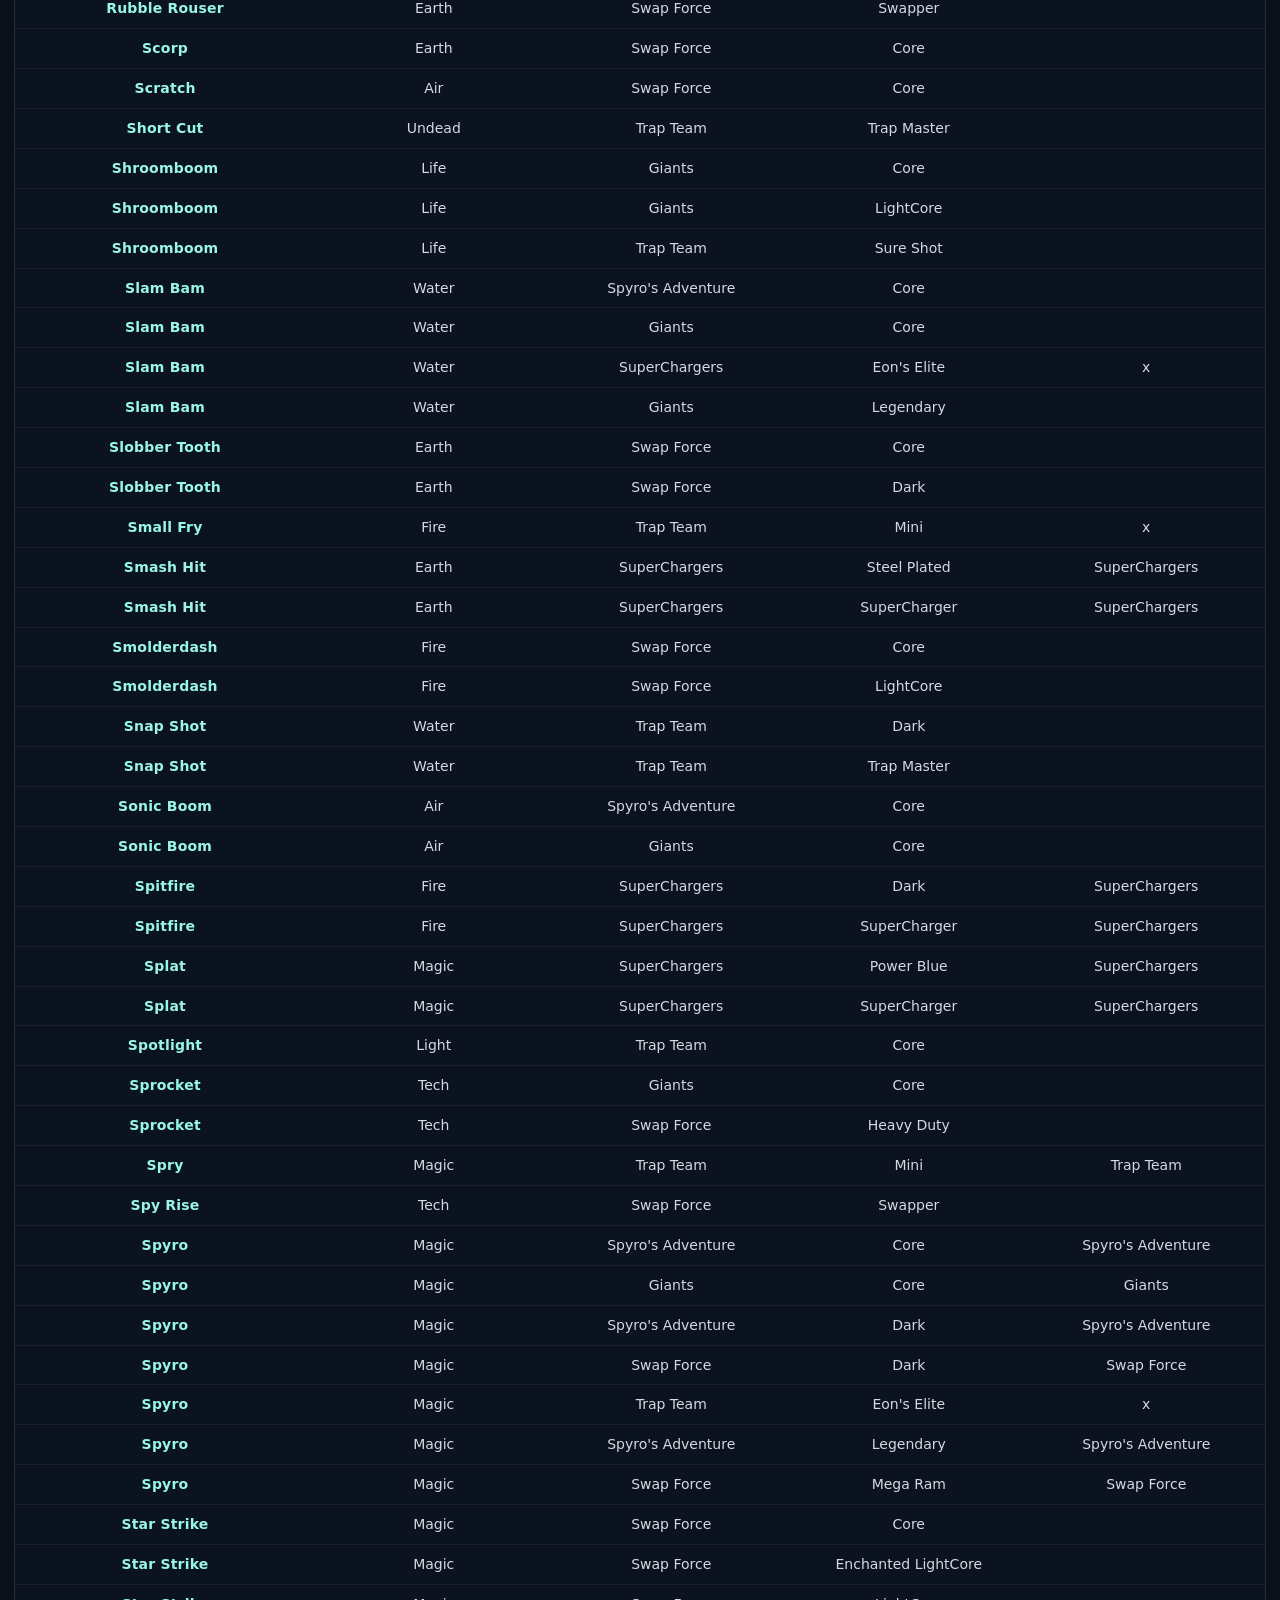
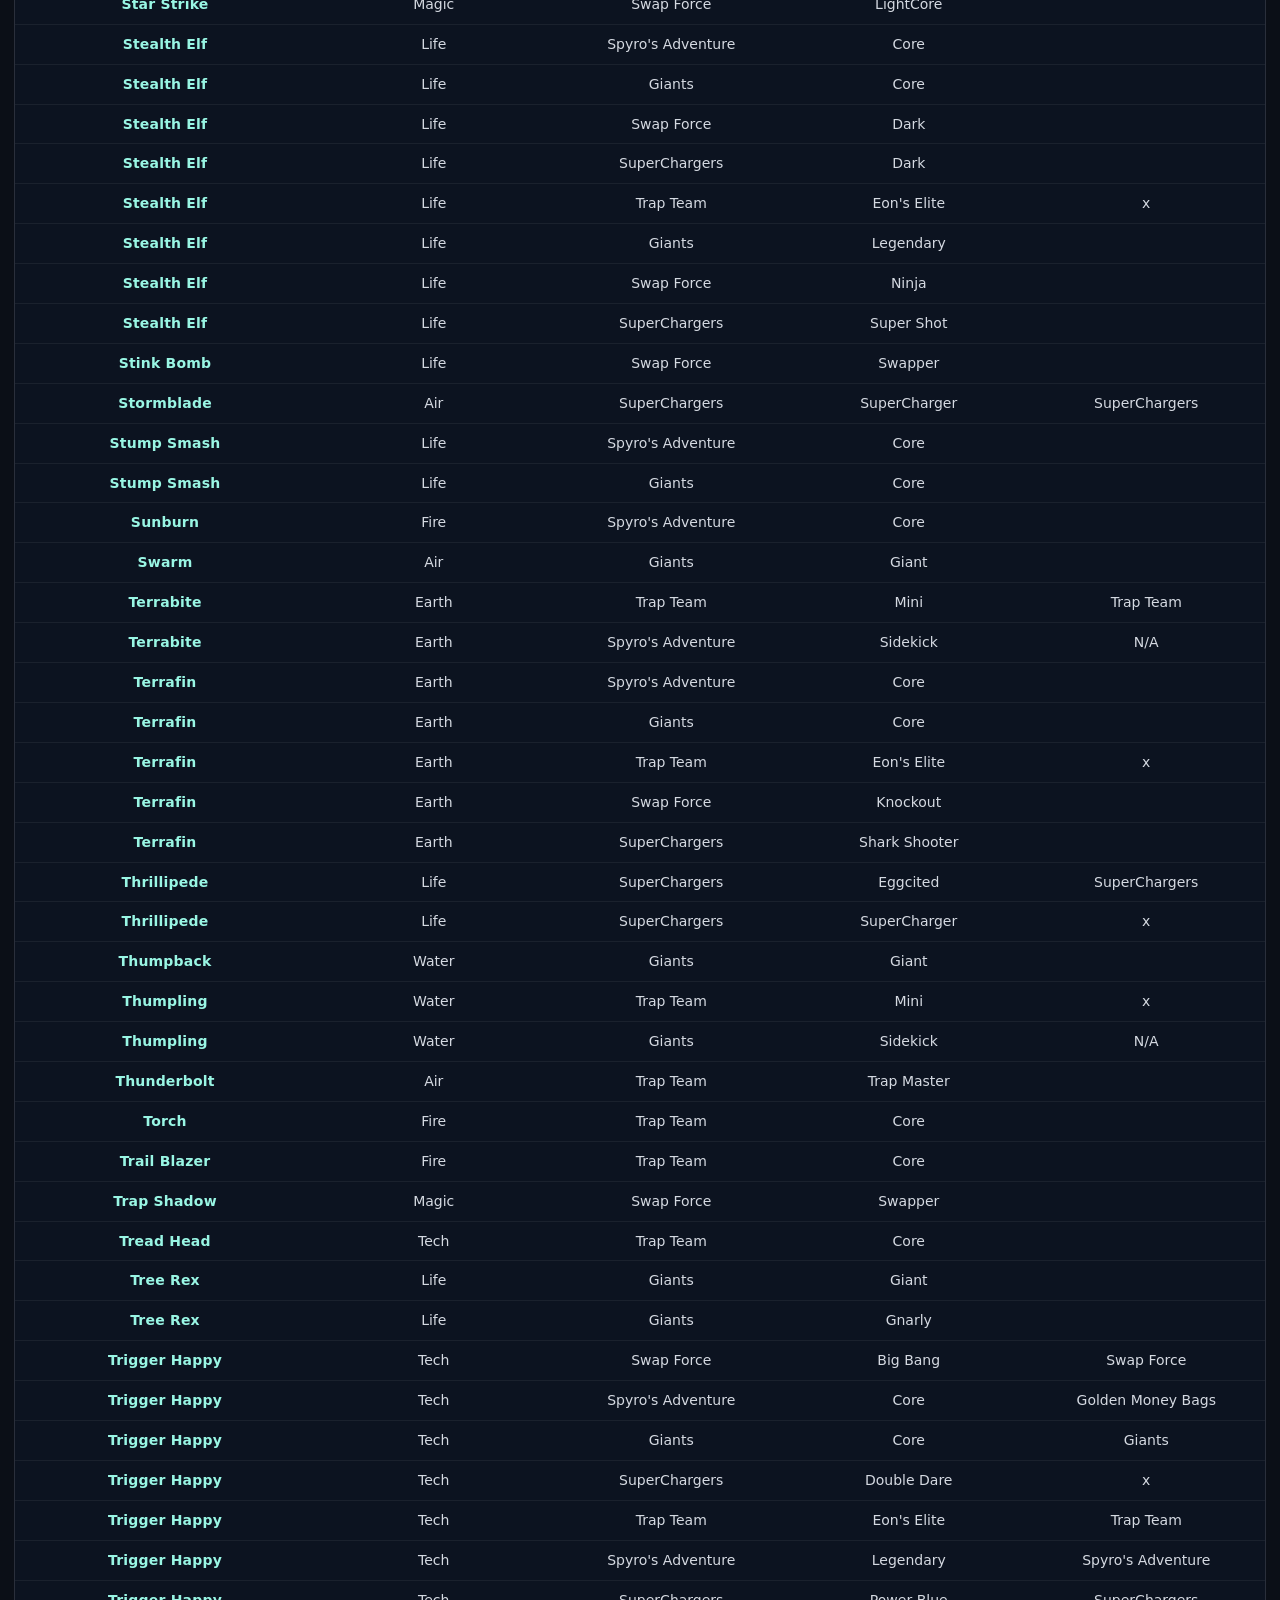
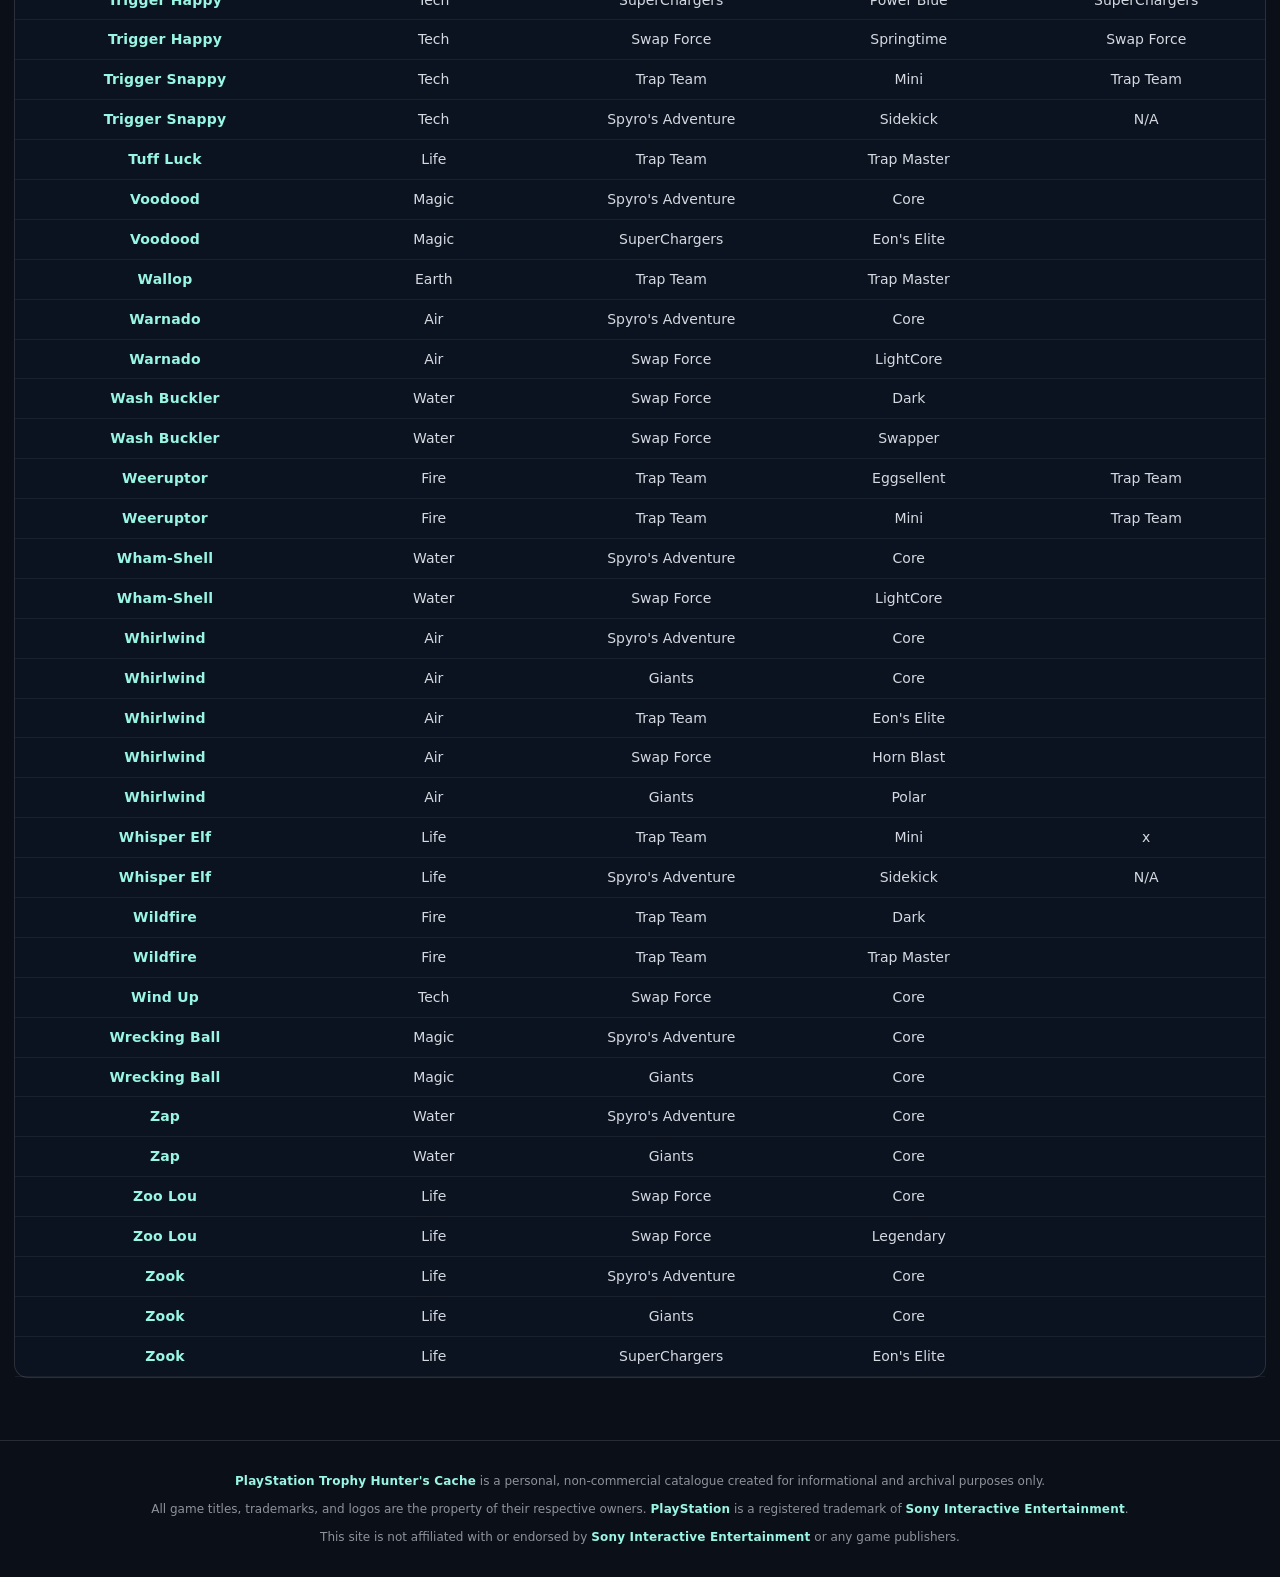
<file: ps_skyland/ps_sland.html>
<!doctype html>
<html lang="en">
  <head>
    <meta charset="utf-8" />
    <meta
        http-equiv="Content-Security-Policy"
        content="default-src 'self'; script-src 'self'; style-src 'self'; img-src 'self' data:; font-src 'self'; connect-src 'self'; object-src 'none'; base-uri 'none'; form-action 'none'; frame-src 'none'; upgrade-insecure-requests"
    >
    <meta name="viewport" content="width=device-width,initial-scale=1" />

    <link rel="icon" type="image/png" sizes="32x32" href="../ps_pic/ps_plat.png">
    <link rel="icon" type="image/png" sizes="16x16" href="../ps_pic/ps_plat.png">
    <link rel="apple-touch-icon" sizes="180x180" href="../ps_pic/ps_plat.png">

    <title>Skylanders Catalogue</title>
    <link rel="stylesheet" href="../ps_styles.css"/>
    <link rel="stylesheet" href="../ps_resp.css"/>
</head>

  <body>
    <button id="toTop" aria-label="Back to top">▲</button>
    <header class="site-header">
      <div class="site-title">PlayStation Trophy Hunter&#39;s Cache</div>
    </header>

    <div class="sticky-header">
      <div class="mode-toggle tab-toggle" id="tabToggle" role="tablist" aria-label="Skylanders catalogue tabs"></div>

      <div class="topbar topbar-2">
        <div class="subtitle" id="subTitle">Skylanders Catalogue</div>
        <div class="search">
          <input id="q" type="search" placeholder="Search..." autocomplete="off"/>
          <select id="variantSel" aria-label="Variant filter">
            <option value="all">Variant: All</option>
            <option value="regular">Regular</option>
            <option value="special">Special</option>
          </select>
          <button id="clear" class="action-btn">Clear</button>
          <a class="action-btn" href="../ps_index.html">Back to Games</a>
        </div>
      </div>

      <div class="filterbar">
        <div class="filtergroup" id="gameGroup">
          <div class="filterlabel">Game</div>
          <div class="chips" id="gameChips"></div>
        </div>

        <div class="filtergroup" id="elementGroup">
          <div class="filterlabel">Element</div>
          <div class="chips" id="elementChips"></div>
        </div>

        <div class="filtergroup" id="typeGroup">
          <div class="filterlabel">Type</div>
          <div class="chips" id="typeChips"></div>
        </div>

        <div class="filtergroup" id="terrainGroup">
          <div class="filterlabel">Terrain</div>
          <div class="chips" id="terrainChips"></div>
        </div>

        <div class="filtergroup" id="battleGroup">
          <div class="filterlabel">Battle Class</div>
          <div class="chips" id="battleChips"></div>
        </div>

        <div class="filtermeta" id="filterMeta">
          <span id="stats"></span>
        </div>
      </div>
    </div>

    <div id="skylandersContent" class="wrap">
      <div class="table-card">
        <table>
          <thead id="thead"></thead>
          <tbody id="tbody"></tbody>
        </table>
      </div>
    </div>

    <script src="../ps_script/ps_data.js"></script>
    <script src="../ps_script/ps_loader.js"></script>
    <script src="../ps_script/ps_secure.js"></script>
    <script src="../ps_script/ps_sland.js"></script>

    <footer class="site-footer">
      <p><a href="../ps_index.html">PlayStation Trophy Hunter's Cache</a> is a personal, non-commercial catalogue created for informational and archival purposes only.</p>
      <p>All game titles, trademarks, and logos are the property of their respective owners. <a href="https://www.playstation.com" target="_blank" rel="noopener noreferrer">PlayStation</a> is a registered trademark of <a href="https://www.sie.com" target="_blank" rel="noopener noreferrer">Sony Interactive Entertainment</a>.</p>
      <p>This site is not affiliated with or endorsed by <a href="https://www.sie.com" target="_blank" rel="noopener noreferrer">Sony Interactive Entertainment</a> or any game publishers.</p>
    </footer>
    
  </body>
</html>
</file>
<file: ps_styles.css>
@charset "utf-8";

:root {
    --bg: #0b0f17;
    --panel: #101828;
    --panel2: #0f172a;
    --text: #e6eaf2;
    --muted: #a7b0c0;
    --border: rgba(255,255,255,.12);
    --chip: rgba(255,255,255,.10);
    --chipOn: rgba(99, 179, 237,.25);
  }
  
* { box-sizing: border-box; }

html { 
    height: 100%;
    --anchorOffset: 75px;
    scroll-padding-top: var(--anchorOffset);
  }

body { 
    min-height: 100%; 
    margin: 0;
    font: 14px/1.35 system-ui, -apple-system, Segoe UI, Roboto, Arial, sans-serif;
    color: var(--text);
    background: var(--bg);
  }

.site-header {
    border-bottom: 1px solid var(--border);
  }

.sticky-header {
    position: sticky;
    top: 0;
    z-index: 50;
    backdrop-filter: blur(10px);
    background: rgba(11, 15, 23,.75);
    border-bottom: 1px solid var(--border);
  }

.site-title {
    max-width: 1600px;
    margin: 0 auto;
    padding: 16px 14px 6px;
    text-align: center;
    font-weight: 900;
    letter-spacing: .6px;
    font-size: 28px;
  }

.subtitle {
    font-weight: 800;
    letter-spacing: .4px;
    font-size: 18px;
    white-space: nowrap;
  }

.mode-toggle {
    display: flex;
    align-items: center;
    justify-content: center;
    gap: 18px;
    margin: 16px 0 8px;
    touch-action: pan-y;
  }

.mode-toggle.tab-toggle {
    flex-wrap: wrap;
    gap: 8px;
    margin: 12px 0 6px;
    padding: 0 10px;
  }

.mode-toggle.tab-toggle .chip {
    border: 1px solid var(--border);
    background: var(--chip);
  }

.mode-toggle.tab-toggle .chip.on {
    background: var(--chipOn);
    border-color: rgba(99,179,237,.55);
  }

.mode-label {
    font-size: 1.1rem;
    font-weight: 600;
    opacity: 0.85;
  }

.switch {
    position: relative;
    display: inline-block;
    width: 72px;
    height: 38px;
  }

.switch input {
    opacity: 0;
    width: 0;
    height: 0;
  }

.slider {
    position: absolute;
    cursor: pointer;
    inset: 0;
    background-color: #444;
    border-radius: 999px;
    transition: background-color 0.25s ease;
  }

.switch, .slider { 
    touch-action: pan-x; 
  }

.slider::before {
    content: "";
    position: absolute;
    height: 30px;
    width: 30px;
    left: 4px;
    bottom: 4px;
    background-color: #fff;
    border-radius: 50%;
    transition: transform 0.25s ease;
  }

.switch input:checked + .slider {
    background-color: #0070f3;
  }

.switch input:checked + .slider::before {
    transform: translateX(34px);
  }

.switch.dragging .slider,
.switch.dragging .slider::before {
    transition: none;
  }

.switch.dragging input + .slider.dragging-knob::before {
    transform: translateX(var(--knobX, 0px));
  }

.topbar {
    display:flex; gap:12px; align-items:center;
    padding: 12px 14px;
    max-width: 1400px;
    margin: 0 auto;
  }

.topbar-2 {
    display: flex;
    gap: 12px;
    align-items: center;
    justify-content: space-between;
    padding: 10px 14px 12px;
    max-width: 1400px;
    margin: 0 auto;
  }

.filterbar {
    max-width: 1600px;
    margin: 0 auto;
    padding: 8px 14px 12px;
    display: flex;
    gap: 14px;
    align-items: center;
    justify-content: center;
    flex-wrap: wrap;
    border-top: 1px solid var(--border);
  }

.filtergroup {
    display: flex;
    align-items: center;
    justify-content: center;
    gap: 10px;
    flex-wrap: wrap;
  }


#hardwareGroup,
#hardwareContent,
#typeGroup,
#terrainGroup,
#battleGroup {
    display: none;
  }

.filterlabel {
    font-size: 12px;
    letter-spacing: .8px;
    text-transform: uppercase;
    color: rgba(230,234,242,.92);
    font-weight: 800;
    padding: 6px 10px;
    border-radius: 999px;
    border: 1px solid var(--border);
    background: rgba(16, 24, 40,.65);
  }

.filtermeta {
    flex-basis: 100%;
    display: flex;
    justify-content: center;
    color: rgba(230,234,242,.72);
    font-size: 12px;
    gap: 10px;
    margin-top: 4px;
  }

.search { 
    flex: 1; display:flex; 
    gap: 10px; 
    align-items:center; 
  }

input[type="search"] {
    width: 100%;
    padding: 10px 12px;
    border-radius: 10px;
    border: 1px solid var(--border);
    background: rgba(16, 24, 40,.75);
    color: var(--text);
    outline: none;
  }

input[type="search"]::placeholder { 
    color: rgba(230,234,242,.55); 
  }

select, button {
    border-radius: 10px;
    border: 1px solid var(--border);
    background: rgba(16, 24, 40,.75);
    color: var(--text);
    padding: 10px 12px;
  }

a.btn {
    display: inline-flex;
    align-items: center;
    justify-content: center;
    border-radius: 10px;
    border: 1px solid var(--border);
    background: rgba(16, 24, 40,.75);
    color: var(--text);
    padding: 10px 12px;
    text-decoration: none;
  }

a.btn:hover,
a.btn:focus-visible {
    color: rgb(99,179,237);
    border-color: rgba(99,179,237,.55);
  }

.action-btn {
    display: inline-flex;
    align-items: center;
    justify-content: center;
    text-align: center;
    padding: 10px 12px;
    border-radius: 999px;
    border: 1px solid var(--border);
    background: var(--chip);
    color: var(--text);
    font-weight: 600;
    letter-spacing: .2px;
    text-decoration: none;
    cursor: pointer;
    line-height: 1;
    transition:
      background-color 0.15s ease,
      border-color 0.15s ease,
      transform 0.05s ease;
  }

.action-btn:hover {
    border-color: rgba(99,179,237,.45);
    color: rgb(99,179,237);
  }

.action-btn:active {
    background: var(--chipOn);
    border-color: rgba(99,179,237,.55);
    transform: translateY(1px);
    color: rgb(99,179,237);
  }

.action-btn:hover,
.action-btn:focus-visible {
    text-decoration: none;
  }

.action-btn:focus-visible {
    outline: 2px solid rgba(99,179,237,.6);
    outline-offset: 2px;
  }

.wrap {
    max-width: 1600px;
    margin: 0 auto;
    padding: 12px 14px 22px;
    display: block;
 }

a:not(.btn):not(.action-btn),
a:not(.btn):not(.action-btn):visited {
  color: rgb(153, 246, 228);
  text-decoration: none;
}

a:not(.btn):not(.action-btn):hover,
a:not(.btn):not(.action-btn):focus-visible {
  color: rgb(94, 203, 190);
  text-decoration: underline;
  text-underline-offset: 2px;
}

a:not(.btn):not(.action-btn) {
  transition: color 0.15s ease;
}

a {
    font-weight: 600;
    font-family: system-ui, -apple-system, Segoe UI, Roboto, Arial, sans-serif;
    letter-spacing: .2px;
  }

.status-link {
  font-weight: 800;
}

a.status-discontinued,
.status-discontinued {
  color: #ff2d2d !important;
}

a.status-discontinued:hover,
a.status-discontinued:focus-visible {
  color: #b80000 !important;
}

.status-active {
  color: #1cff6a !important;
}

.status-offline {
  color: #ff9a1a !important;
}

a.no-trophies-link {
  color: #ff9a1a !important;
  font-weight: 800;
}

a.no-trophies-link:hover,
a.no-trophies-link:focus-visible {
  color: #c96a00 !important;
  text-decoration: underline;
}

.trophy-platinum {
  color: #5fd4ff !important;
  font-weight: 800;
}

.trophy-gold {
  color: #ffd700 !important;
  font-weight: 800;
}

.trophy-silver {
  color: #c0c0c0 !important;
  font-weight: 800;
}

.trophy-bronze {
  color: #cd7f32 !important;
  font-weight: 800;
}

.sky-ssa {
  color: #1cff6a !important;
  font-weight: 800;
}

.sky-giants {
  color: #ff9a1a !important;
  font-weight: 800;
}

.sky-swapforce {
  color: #5fd4ff !important;
  font-weight: 800;
}

.sky-trapteam {
  color: #ff2d2d !important;
  font-weight: 800;
}

.sky-superchargers {
  color: #dcdcdc !important;
  font-weight: 800;
}

.sky-imaginators {
  color: #b06cff !important;
  font-weight: 800;
}

.section-title {
    font-size: 12px;
    letter-spacing: .6px;
    text-transform: uppercase;
    color: var(--muted);
    margin: 10px 0 8px;
  }

.chips { 
    display:flex; 
    flex-wrap:wrap; 
    gap: 8px; 
  }

.chip {
    display:inline-flex;
    align-items:center;
    gap: 8px;
    padding: 8px 10px;
    border-radius: 999px;
    border: 1px solid var(--border);
    background: var(--chip);
    user-select:none;
  }

.chip.on {
    background: var(--chipOn);
    border-color: rgba(99,179,237,.55);
  }

.chip b { 
    font-weight:600; 
  }

.meta { 
    color: var(--muted); 
    font-size: 12px; 
    margin-top: 10px; 
  }

button, .chip, select {
    cursor: pointer;
  }

.chip.disabled {
    cursor: not-allowed;
    opacity: 0.5;
  }

.table-card {
    background: rgba(16, 24, 40,.55);
    border: 1px solid var(--border);
    border-radius: 14px;
    overflow: visible;
  }

table {
    width: 100%;
    border-collapse: separate;
    border-spacing: 0;
    table-layout: fixed;
  }

thead th {
    position: sticky;
    top: var(--appHeaderH);
    z-index: 30;
    background: rgba(15, 23, 42,.98);
    border-bottom: 1px solid var(--border);
    font-size: 12px;
    letter-spacing: .4px;
    text-transform: uppercase;
    color: rgba(230,234,242,.86);
  }

tbody td {
    vertical-align: top;
    border-bottom: 1px solid rgba(255,255,255,.06);
    color: rgba(230,234,242,.92);
    overflow-wrap: anywhere;
    word-break: break-word;
    white-space: normal;
  }

thead th, tbody td {
    text-align: center;
    vertical-align: middle;
    padding: 10px 10px;
  }

tbody tr:hover td { 
    background: rgba(99,179,237,.06); 
  }

.col-title { width: 24%; }
.col-platform { width: 5%; }
.col-genre { width: 9%; }
.col-format { width: 7%; }
.col-version { width: 14%; }
.col-included { width: 28%; }
.col-notes { width: 13%; }

.col-device   { width: 30%; }
.col-brand    { width: 20%; }
.col-colour { width: 11%; }
.col-category { width: 21%; }

.site-footer {
    margin-top: 40px;
    padding: 20px 14px;
    text-align: center;
    font-size: 12px;
    color: rgba(230,234,242, .6);
    border-top: 1px solid rgba(255,255,255,.12);
  }

.stack { 
    margin: 0;
    padding-left: 0;
    list-style: none;
    text-align: center;
  }

.stack li { 
    margin: 0 0 4px 0;
    text-align: center;
  }

.empty { 
    color: rgba(230,234,242,.35); 
  }

#toTop {
    position: fixed;
    bottom: 20px;
    right: 20px;
    z-index: 999999;
    pointer-events: none;
    width: 44px;
    height: 44px;
    border-radius: 50%;
    border: none;
    background: #1f2937;
    color: #fff;
    font-size: 18px;
    font-weight: bold;
    cursor: pointer;
    opacity: 0;
    visibility: hidden;
    transform: translateY(10px);
    transition: opacity .25s ease, transform .25s ease, visibility .25s;
  }

#toTop.show {
    opacity: 0.85;
    visibility: visible;
    transform: translateY(0);
    pointer-events: auto;
  }

#toTop:hover {
    opacity: 1;
  }

.notes-wrap {
    max-width: 1100px;
    margin: 0 auto;
    padding: 18px;
  }

.note-block {
    margin: 18px 0;
    padding: 14px 16px;
    border: 1px solid rgba(230,234,242,.10);
    border-radius: 14px;
    background: rgba(255,255,255,.03);
    scroll-margin-top: var(--anchorOffset);
  }

.note-block h2 {
    margin: 0 0 8px;
    font-size: 18px;
  }

.note-block p {
    margin: 6px 0;
  }

.note-block ul {
    margin: 10px 0 6px 0;
    padding-left: 18px;
  }

.note-block li {
    margin: 6px 0;
    color: rgba(230,234,242,.9);
  }

.notes-index {
    display: flex;
    flex-wrap: wrap;
    gap: 10px;
    margin: 10px 0 18px;
  }

.notes-index a {
    display: inline-block;
    padding: 6px 10px;
    border: 1px solid rgba(230,234,242,.10);
    border-radius: 999px;
    text-decoration: none;
  }

.notes-index a:hover {
    border-color: rgba(99,179,237,.35);
  }

.notes-sticky {
    position: sticky;
    top: 0;
    z-index: 60;
    padding: 10px 0;
    backdrop-filter: blur(10px);
    background: rgba(11, 15, 23, .72);
    border-bottom: 1px solid rgba(255,255,255,.12);
  }

.notes-chips {
    justify-content: center;
    max-width: 1100px;
    margin: 0 auto;
    padding: 0 18px;
  }

html.ps-notes {
    scroll-padding-top: 0;
  }

html.ps-notes .note-block {
    scroll-margin-top: var(--notesAnchor, 0px);
  }

.app-header {
    position: static !important;
  }

.app-header .wrap {
    display: flex;
    flex-direction: column;
    align-items: center;
    text-align: center;
    gap: 10px;
  }

.app-header .actions {
    width: 100%;
    display: flex;
    justify-content: center;
  }

.app-header .brand {
    display: flex;
    flex-direction: column;
    align-items: center;
  }

th .sort-arrow {
    margin-left: 6px;
    padding: 0 4px;
    border: 0;
    background: transparent;
    color: rgba(230,234,242,.86);
    font-size: 12px;
    line-height: 1;
    cursor: pointer;
    opacity: 0.85;
  }

th .sort-arrow:hover,
th .sort-arrow:focus-visible {
    opacity: 1;
    text-decoration: none;
    outline: none;
  }

.picture-placeholder {
    text-align: center;
  }

.picture-placeholder-title {
    font-size: 14px;
    opacity: 0.9;
  }

.picture-placeholder-sub {
    font-size: 12px;
    opacity: 0.65;
    margin-top: 6px;
  }

body.ps-game-page .tri-cards {
    display: grid;
    grid-template-columns: repeat(3, 1fr);
  }

body.ps-game-page .game-page-main,
body.ps-game-page .tri-cards {
    gap: 12px;
    align-items: stretch;
    min-width: 0;
  }

body.ps-hard-page .tri-cards{
    grid-template-columns: repeat(2, 1fr);
  }

.tri-card {
    min-width:0;
  }

body.ps-game-page .tri-card {
    display: flex;
    flex-direction: column;
    min-height: 0;
  }

body.ps-game-page #includedGames .included-digital,
#gamesContent .col-included .included-digital {
    color: #ff9a1a;
    font-style: italic;
  }

body.ps-game-page #additionalInfo .voucher-valid {
    color: #4ade80;
  }

body.ps-game-page #additionalInfo .voucher-expired {
    color: #ff2d2d;
  }

body.ps-game-page :is(#includedGames, #additionalInfo, #seeAlso) {
    flex: 1 1 auto;
    min-height: 0;
    overflow-y: auto;
    overflow-x: hidden;
    scrollbar-width: thin;
    scrollbar-color: rgba(99,179,237,.55) rgba(255,255,255,.05);
  }

body.ps-game-page :is(#includedGames, #additionalInfo, #seeAlso)::-webkit-scrollbar {
    width: 8px;
  }

body.ps-game-page :is(#includedGames, #additionalInfo, #seeAlso)::-webkit-scrollbar-track {
    background: rgba(255,255,255,.05);
    border-radius: 10px;
  }

body.ps-game-page :is(#includedGames, #additionalInfo, #seeAlso)::-webkit-scrollbar-thumb {
    background: linear-gradient(
      180deg,
      rgba(99,179,237,.65),
      rgba(99,179,237,.35)
    );
    border-radius: 10px;
    border: 2px solid rgba(11,15,23,.6);
  }

body.ps-game-page :is(#includedGames, #additionalInfo, #seeAlso)::-webkit-scrollbar-thumb:hover {
    background: linear-gradient(
      180deg,
      rgba(99,179,237,.9),
      rgba(99,179,237,.6)
    );
  }

.card-title {
    margin: 0 0 8px;
    font-size: var(--card-title-size, 16px);
    font-weight: 800;
    letter-spacing: .2px;
  }

.title-center {
    text-align:center;
  }

.center-all {
    display:flex;
    flex-direction:column;
    align-items:center;
    text-align:center;
  }

.center-all .card-title {
    width:100%;
    text-align:center;
  }

.center-all ul {
    list-style: disc inside;
    padding-left: 0;
    margin: 0;
    width: 100%;
  }

#additionalInfoCard ul {
    text-align:left;
    margin: 0;
    padding-left: 18px;
  }

#includedCard ul, #seeAlsoCard ul {
    text-align:center;
  }

body.ps-game-page .game-top {
    display: flex;
    gap: 14px;
    width: 100%;
    max-width: 100%;
    min-height: 0;
    min-width: 0;
}

.game-layout {
    width: 100%;
    max-width: 100%;
  }

body.ps-game-page .game-header > *,
body.ps-game-page .game-card,
body.ps-game-page .mini,
body.ps-game-page .mini-grid {
    min-width: 0;
  }

.game-header {
    display: grid;
    grid-template-columns: 1fr auto 1fr;
    align-items: center;
    gap: 12px;
  }

.game-header .nav-left,
.game-header .nav-right {
    display:flex;
    gap:10px;
    align-items:center;
  }

.game-header .nav-left { 
    justify-content:flex-start; 
  }

.game-header .nav-right { 
    justify-content:flex-end; 
  }

.game-title {
    text-align: center;
    font-size: 26px;
    font-weight: 800;
    letter-spacing: .2px;
    margin: 0;
  }

.game-nav-btn {
    display:inline-flex;
    align-items:center;
    gap:8px;
    padding:10px 12px;
    border-radius: 12px;
    border: 1px solid rgba(255,255,255,.12);
    background: rgba(255,255,255,.06);
    color: inherit;
    text-decoration:none;
    cursor:pointer;
    user-select:none;
    white-space:nowrap;
  }

.game-nav-btn:disabled {
    opacity:.45;
    cursor:not-allowed;
  }

.game-page-main {
    padding: 0;
  }

.game-layout {
    display:grid;
    grid-template-rows: 60% 40%;
    gap: 14px;
    height: 100%;
    min-height: 0;
    padding-bottom: 14px;
  }

.game-card {
    border-radius: 18px;
    border: 1px solid rgba(255,255,255,.10);
    background: rgba(255,255,255,.04);
    padding: 14px;
    min-height: 0;
  }

body.ps-game-page .game-picture {
    display: flex;
    align-items: center;
    justify-content: center;
    flex: 0 0 auto;
    height: 100%;
    width: auto;
    aspect-ratio: 1 / 1;
    min-width: 0;
    font-weight: 700;
    opacity: .85;
}

body.ps-game-page .game-picture .game-cover {
    display: block;
    width: 100%;
    height: 100%;
    min-width: 0;
    min-height: 0;
    object-fit: contain;
    object-position: center;
    border-radius: 8px;
    opacity: 1;
}

.mini-grid {
    display:flex;
    flex-direction:column;
    gap: 10px;
    height: 100%;
    min-width: 0;
  }

.mini-row {
    display:grid;
    gap: 10px;
    flex: 1;
    align-items: stretch;
    min-width: 0;
  }

.mini-row.cols-3 { 
    grid-template-columns: repeat(3, 1fr); 
  }

.mini-row.cols-2 { 
    grid-template-columns: repeat(2, 1fr); 
  }

.mini-row.cols-1 { 
    grid-template-columns: 1fr; 
  }

.mini-row > .mini { 
    min-width:0; 
  }

.mini-small {
    min-height:0;
  }

.mini-large {
    grid-column: 1 / -1;
  }

.mini-body {
    flex: 1;
    width: 100%;
    overflow: hidden;
    display:flex;
    align-items:center;
    justify-content:center;
    min-height: 0;
  }

.mini-list { 
    width:100%; 
  }

.autoshrink {
    overflow:hidden;
    min-width:0;
  }

.mini {
    overflow: hidden;
    border-radius: 14px;
    border: 1px solid rgba(255,255,255,.10);
    background: rgba(0,0,0,.12);
    padding: 10px 10px 8px;
    display:flex;
    flex-direction:column;
    justify-content:flex-start;
    align-items:center;
    text-align:center;
    min-height: 0;
  }

body.ps-game-page .mini,
body.ps-game-page .mini-body {
    overflow: visible;
  }

.mini-title {
    margin: 0 0 8px;
    font-size: var(--card-title-size, 16px);
    font-weight: 800;
    letter-spacing: .2px;
    text-transform: none;
    opacity: 1;
    text-align: center;
  }

.details-card .mini-card .card-title {
    font-size: var(--card-title-size);
    font-weight: 700;
    letter-spacing: normal;
    text-transform: none;
    opacity: 1;
  }

.mini h4 {
    margin:0 0 8px;
    font-size: var(--mini-head, 12px);
    letter-spacing: .4px;
    text-transform: uppercase;
    opacity:.9;
    text-align:center;
  }

.mini ul {
    margin:6px 0 0;
    padding:0;
    list-style-position: inside;
    text-align:center;
    font-size: var(--mini-body, 14px);
    line-height: var(--mini-line, 1.2);
  }

.mini li {
  margin: 2px 0;
}

.mini.span3 {
  grid-column: 1 / -1;
}

  body.ps-game-page #detailsCard {
    display: flex;
    flex: 1 1 0;
    flex-direction: column;
    min-width: 0;
    min-height: 0;
    overflow: hidden;
  }

  body.ps-game-page #miniGrid.mini-grid {
    flex: 1 1 auto;
    min-height: 0;
    height: 100%;
  }

  body.ps-game-page #miniGrid .mini-row {
    flex: 1 1 0;
    min-height: 0;
  }

  body.ps-game-page #miniGrid .mini {
    height: 100%;
  }

  body.ps-game-page #miniGrid .mini-title,
  body.ps-game-page #miniGrid .mini h4 {
    flex: 0 0 auto;
    position: relative;
    z-index: 1;
  }

  body.ps-game-page #miniGrid .mini-body {
    flex: 1 1 auto;
    position: relative;
    z-index: 2;
    flex-direction: column;
    justify-content: flex-start;
  }

  body.ps-game-page #miniGrid .mini-body .mini-list {
    flex: 1 1 auto;
    min-height: 0;
    overflow-y: auto;
    overflow-x: hidden;
    scrollbar-width: thin;
    scrollbar-color: rgba(99,179,237,.55) rgba(255,255,255,.05);
  }

  body.ps-game-page #miniGrid .mini-body .mini-list::-webkit-scrollbar { 
    width: 8px; 
  }

  body.ps-game-page #miniGrid .mini-body .mini-list::-webkit-scrollbar-track {
    background: rgba(255,255,255,.05);
    border-radius: 10px;
  }

  body.ps-game-page #miniGrid .mini-body .mini-list::-webkit-scrollbar-thumb {
    background: linear-gradient(
      180deg,
      rgba(99,179,237,.65),
      rgba(99,179,237,.35)
    );
    border-radius: 10px;
    border: 2px solid rgba(11,15,23,.6);
  }

  body.ps-game-page #miniGrid .mini-body .mini-list::-webkit-scrollbar-thumb:hover {
    background: linear-gradient(
      180deg,
      rgba(99,179,237,.9),
      rgba(99,179,237,.6)
    );
  }

.additional-info h3 {
    margin: 0 0 8px;
    font-size: 14px;
    letter-spacing: .3px;
    text-transform: uppercase;
    opacity:.9;
  }

.additional-info ul {
    margin:0;
    padding-left: 18px;
    line-height: 1.35;
  }

.game-meta-hint {
    margin-top: 8px;
    font-size: 12px;
    opacity: .75;
    text-align: center;
  }

.game-link {
    color: inherit;
    text-decoration: none;
  }

.game-link:hover,
.game-link:focus-visible {
    text-decoration: underline;
  }

body.ps-game-page {
    height: 100vh;
    overflow: hidden;
    display: flex;
    flex-direction: column;
  }

body.ps-game-page .wrap {
    max-width: none;
    width: 100%;
    margin: 0;
    padding: 10px 14px;
  }

body.ps-game-page .game-page-main {
    flex: 1 1 auto;
    display: flex;
    min-height: 0;
  }

body.ps-game-page .game-layout {
    flex: 1 1 auto;
    min-height: 0;
  }

body.ps-game-page .site-footer {
    margin-top: 0;
    padding: 10px 14px;
  }

button.action-btn {
    appearance: none;
    -webkit-appearance: none;
    font: inherit;
  }

.genre-abbr{
    display: inline-block;
    padding-bottom: 1px;
    border-bottom: 1px dotted rgba(255,255,255,.35);
    cursor: help;
    line-height: 1.1;
  }

.genre-tooltip {
    position: fixed;
    left: 0;
    top: 0;
    transform: translate(-50%, -100%);
    background: var(--panel);
    color: var(--muted);
    border: 1px solid var(--border);
    border-radius: 10px;
    padding: 5px 8px;
    font-size: 11px;
    line-height: 1.2;
    white-space: nowrap;
    opacity: 0;
    pointer-events: none;
    transition: opacity .12s ease, transform .12s ease;
    z-index: 10050;
  }

.genre-tooltip.show {
    opacity: 1;
    transform: translate(-50%, calc(-100% - 6px));
  }
</file>
<file: ps_resp.css>
@charset "utf-8";

/* Breakpoints use CSS viewport dimensions; rule order preserves the cascade. */

/* MOBILE — up to 540px */
@media (max-width: 540px) {

  #gamesContent .col-notes  { display: none; }
  #gamesContent .col-genre  { display: none; }
  #gamesContent .col-format { display: none; }

  #hardwareContent .col-brand  { display: none; }

  #vehiclesContent .col-driver { display: none; }

  th, td,
  td *,
  th * {
    white-space: normal;
    word-break: normal !important;
    overflow-wrap: normal !important;
    hyphens: none !important;
  }

  thead th {
    padding: 5px 6px;
    font-size: 8.25px;
    letter-spacing: .25px;
  }

  thead th * {
    line-height: 1.15;
  }

  .topbar, 
  .topbar-2 {
    padding-top: 4px;
    padding-bottom: 6px;
  }

  .topbar-2 {
    display: grid;
    grid-template-columns: max-content 1fr max-content;
    grid-template-rows: auto auto;
    align-items: center;
    column-gap: 6px;
    row-gap: 6px;
    text-align: left;
  }

  .subtitle {
    font-size: 11.5px;
    letter-spacing: .25px;
    white-space: nowrap;
  }

  .topbar-2 .search {
    display: contents;
  }

  .topbar-2 .search input[type="search"] {
    grid-column: 2 / 4;
    grid-row: 1;
    width: 100%;
    min-width: 0;
  }

  .topbar-2 .search select {
    grid-column: 1;
    grid-row: 2;
    width: 100%;
    min-width: 0;
  }

  .topbar-2 .search button {
    grid-column: 2;
    grid-row: 2;
    width: 100%;
    min-width: 0;
  }

  .topbar-2 .search a.btn {
    grid-column: 3;
    grid-row: 2;
    justify-self: end;
    width: auto;
    white-space: nowrap;
  }

  .topbar-2 input[type="search"],
  .topbar-2 select,
  .topbar-2 button,
  .topbar-2 a,
  .topbar-2 .action-btn {
    padding: 6px 8px;
    border-radius: 8px;
    font-size: 11px;
  }

  .filterbar {
    display: flex;
    flex-direction: column;
    align-items: center;
    gap: 10px;
    text-align: center;
    padding: 6px 10px 8px;
  }

  .filterlabel { 
    font-size: 10px; 
    padding: 4px 8px; 
  }

  .filtergroup {
    align-items: center;
  }

  .chips {
    gap: 5px;
  }

  .chip { 
    padding: 4px 7px;
    font-size: 10.5px;
    gap: 6px;
    border-radius: 999px;
  }

  #alphaChips .chip {
    padding: 3px 6px;
    font-size: 10px;
    min-width: 28px;
  }

  .mode-toggle { 
    margin: 8px 0 4px; 
    gap: 10px; 
  }

  .mode-label  { 
    font-size: 0.95rem; 
  }

  th, td {
    padding: 8px 6px;
    font-size: 10px;
    text-align: left;
  }

  td ul, td ol {
    margin: 0;
    padding-left: 16px;
  }

  td li {
    word-break: normal;
  }

  .col-version ul {
    list-style: none;
    padding-left: 0;
    margin: 0;
  }

  .col-version li {
    margin: 0;
    padding: 0;
  }

  #toTop {
    width: 48px;
    height: 48px;
    font-size: 20px;
  }

  a.action-btn.btn-notes-mobile { 
    display: inline-flex; 
  }

  .switch { 
    width: 56px; 
    height: 30px; 
  }

  .slider::before { 
    width: 22px; 
    height: 22px; 
    left: 4px; 
    bottom: 4px; 
  }

  .switch input:checked + .slider::before { 
    transform: translateX(26px); 
  }

  input[type="search"],
  select,
  button,
  a.btn {
    padding: 6px 8px;
    border-radius: 8px;
    font-size: 11px;
  }

  .game-header {
    grid-template-columns: auto 1fr auto;
  }

  .game-title {
    font-size: 18px;
  }

  .game-nav-btn {
    padding: 8px 10px;
    border-radius: 12px;
  }

  .mini-row.cols-3,
  .mini-row.cols-2,
  .mini-row.cols-1 {
    grid-template-columns: 1fr !important;
  }

  .picture-placeholder-title { 
    font-size: 13px; 
  }

  .picture-placeholder-sub { 
    font-size: 11px; 
  }

  .tri-cards { 
    grid-template-columns: 1fr; 
  }
}

/* SHORT LANDSCAPE — early controls and filter overrides */
@media (max-width: 932px) and (max-height: 430px) and (orientation: landscape) {
  
  .mode-toggle {
    margin: 6px 0 4px;
    gap: 10px;
  }

  .mode-label {
    font-size: 0.92rem;
  }

  .switch {
    width: 54px;
    height: 28px;
  }

  .slider::before {
    width: 20px;
    height: 20px;
    left: 4px;
    bottom: 4px;
  }

  .switch input:checked + .slider::before {
    transform: translateX(24px);
  }

  .topbar-2 {
    padding: 4px 8px 5px;
    gap: 6px;
  }

  .subtitle {
    font-size: 11.5px;
    letter-spacing: .25px;
  }

  thead th {
    padding: 5px 6px;
    font-size: 10px;
    letter-spacing: .25px;
  }

  thead th * {
    line-height: 1.15;
  }

  .topbar-2 input[type="search"],
  .topbar-2 select,
  .topbar-2 button,
  .topbar-2 a,
  .game-header button,
  .game-header a,
  .action-btn {
    padding: 6px 8px;
    border-radius: 8px;
    font-size: 11px;
  }

  .filterbar {
    padding: 6px 10px 7px;
    gap: 8px;
  }

  .filterlabel {
    font-size: 10px;
    padding: 4px 8px;
  }

  .chips {
    gap: 5px;
    justify-content: center;
    flex-wrap: wrap;
  }

  .chip {
    padding: 4px 7px;
    font-size: 10.5px;
    gap: 6px;
  }

  #alphaChips .chip {
    padding: 3px 6px;
    font-size: 10px;
    min-width: 28px;
    justify-content: center;
    flex-wrap: wrap;
  }

  .filtermeta {
    margin-top: 2px;
    font-size: 10px;
  }

  .notes-sticky { 
    padding: 6px 0; 
  }

  .notes-chips { 
    padding: 0 10px; 
  }
  
  .notes-chips .chip { 
    padding: 6px 8px; 
    font-size: 11px; 
  }

  #gamesContent td.col-notes ul.stack {
    list-style: none;
    padding-left: 0;
    margin-left: 0;
  }
}

/* TABLET — 541px to 1100px */
@media (min-width: 541px) and (max-width: 1100px) {

  th, td, td *, th * {
    white-space: normal;
    word-break: normal;
    overflow-wrap: normal;
    hyphens: none;
  }

  th, td {
    padding: 8px 6px;
    font-size: 12px;
    text-align: left;
  }

  thead th {
    padding: 6px 6px;
    font-size: 11px;
    letter-spacing: .3px;
  }

  .col-format,
  .col-genre {
    display: none;
  }

  .col-title    { width: 33%; }
  .col-platform { width: 3%;}
  .col-version  { width: 15%; }
  .col-included { width: 34%; }
  .col-notes    { width: 15%;}

  .col-device   { width: 42%; }
  .col-brand    { width: 20%; }
  .col-category { width: 20%; }

  .col-version ul {
    list-style: none;
    padding-left: 0;
    margin: 0;
  }

  .col-version li {
    margin: 0;
    padding: 0;
  }

  td ul, td ol {
    margin: 0;
    padding-left: 16px;
  }

  #gamesContent td.col-notes ul.stack {
    list-style: none;
    padding-left: 0;
    margin-left: 0;
  }

  body.ps-game-page #miniGrid.mini-grid {
    display: grid !important;
    grid-template-columns: repeat(2, minmax(0, 1fr));
    gap: 10px;
  }

  body.ps-game-page #miniGrid .mini-row {
    display: contents;
  }
}

/* MOBILE AND TABLET — up to 1100px */
@media (max-width: 1100px) {
  
  html, body { 
    max-width: 100%;
  }

  #hardwareContent .col-colour { display: none; }

  #gamesContent .col-title    { width: 30%; }
  #gamesContent .col-platform { width: 15%; }
  #gamesContent .col-version  { width: 20%; }
  #gamesContent .col-included { width: 35%; }

  #hardwareContent .col-device   { width: 35%; }
  #hardwareContent .col-platform { width: 15%; }
  #hardwareContent .col-category { width: 20%; }
  #hardwareContent .col-notes    { width: 30%; }

  #skylandersContent .col-name    { width: 25%; }
  #skylandersContent .col-element { width: 13%; }
  #skylandersContent .col-game    { width: 21%; }
  #skylandersContent .col-variant { width: 18%; }
  #skylandersContent .col-build   { width: 23%; }
  
  .sticky-header {
    position: -webkit-sticky;
    position: sticky;
    top: 0;
    z-index: 9999;
    backdrop-filter: none;
    -webkit-backdrop-filter: none;
    background: rgba(11, 15, 23, 0.95);
    transform: translateZ(0);
  }

  .notes-wrap {
    padding: 14px;
  }

  .note-block {
    padding: 12px 14px;
  }

  .note-block h2 {
    font-size: 16px;
  }

  .notes-chips {
    padding: 0 12px;
  }

  .chips,
  #alphaChips .chip {
    justify-content: center;
    flex-wrap: wrap;
  }

  .wrap { 
    padding-left: 0; 
    padding-right: 0;
  }

  .table-card {
    border-radius: 0;
    border-left: 0;
    border-right: 0;
  }

  /* Game details: content-driven vertical layout on mobile and tablets. */
  body.ps-game-page {
    height: auto !important;
    min-height: 100vh;
    overflow-y: auto !important;
    overflow-x: hidden;
  }

  body.ps-game-page .game-page-main {
    display: block !important;
    height: auto;
    min-height: 0;
  }

  body.ps-game-page .game-layout {
    display: flex !important;
    flex-direction: column !important;
    height: auto !important;
    min-height: 0 !important;
  }

  body.ps-game-page .game-top {
    display: flex;
    flex: 0 0 auto;
    flex-direction: column;
    height: auto;
    min-height: 0 !important;
    align-items: stretch;
  }

  body.ps-game-page #pictureCard.game-picture {
    flex: 0 0 auto;
    align-self: center;
    width: min(100%, 420px);
    height: auto;
    min-height: 0;
    max-height: none;
    aspect-ratio: 1 / 1;
  }

  body.ps-game-page #pictureCard .game-cover {
    display: block;
    width: 100%;
    height: 100%;
    max-width: 100%;
    max-height: none;
    object-fit: contain;
  }

  body.ps-game-page #detailsCard {
    flex: 0 0 auto;
    height: auto;
    min-height: 0;
    overflow: visible;
  }

  body.ps-game-page #miniGrid.mini-grid {
    flex: none;
    height: auto !important;
    min-height: 0;
    grid-auto-rows: auto;
  }

  body.ps-game-page #miniGrid .mini-row,
  body.ps-game-page #miniGrid .mini {
    flex: none;
    height: auto;
    min-height: 0;
  }

  body.ps-game-page #miniGrid .mini {
    overflow: visible;
  }

  body.ps-game-page #miniGrid .mini-body,
  body.ps-game-page #miniGrid .mini-body .mini-list {
    flex: none;
    height: auto;
    min-height: 0;
    max-height: none;
    overflow: visible;
  }

  body.ps-game-page #miniGrid .mini-body {
    display: block;
  }

  body.ps-game-page .tri-cards {
    flex: 0 0 auto;
    height: auto;
    min-height: 0;
    grid-template-columns: minmax(0, 1fr) !important;
    grid-auto-rows: auto;
    align-items: stretch;
  }

  body.ps-game-page .tri-card,
  body.ps-game-page #includedGames,
  body.ps-game-page #additionalInfo,
  body.ps-game-page #seeAlso {
    height: auto;
    min-height: 0;
    max-height: none;
    overflow: visible;
  }

  body.ps-game-page #additionalInfoCard {
    display: flex;
    flex-direction: column;
    align-items: center;
    text-align: center;
  }

  body.ps-game-page #additionalInfoCard ul {
    text-align: center !important;
    list-style-position: inside;
    padding-left: 0 !important;
    margin: 0;
    width: 100%;
  }

  header.game-sticky {
    position: sticky;
    top: 0;
    z-index: 10000;
    background: rgba(11, 15, 23, 0.95);
    border-bottom: 1px solid rgba(255,255,255,.12);
    overflow-x: hidden;
  }

  body.ps-game-page .game-header {
    display: grid !important;
    grid-template-columns: 1fr 1fr 1fr;
    grid-template-rows: auto auto;
    row-gap: 8px;
    column-gap: 10px;
    align-items: center;
  }

  body.ps-game-page .game-title {
    grid-column: 1 / -1;
    grid-row: 1;
    text-align: center;
    margin: 0;
    padding: 2px 6px;
    line-height: 1.15;
    display: -webkit-box;
    -webkit-box-orient: vertical;
    -webkit-line-clamp: 2;
    line-clamp: 2;
    overflow: hidden;
  }

  body.ps-game-page .nav-left {
    grid-column: 1;
    grid-row: 2;
    display: flex;
    justify-content: flex-start;
  }

  body.ps-game-page #backBtn {
    grid-column: 2;
    grid-row: 2;
    justify-self: center;
  }

  body.ps-game-page #nextBtn {
    grid-column: 3;
    grid-row: 2;
    justify-self: end;
  }

  body.ps-game-page .nav-right {
    display: contents;
  }

  body.ps-game-page .action-btn {
    font-size: clamp(10px, 2.4vw, 13px);
    padding: clamp(7px, 1.6vw, 10px) clamp(10px, 2.2vw, 16px);
    max-width: 100%;
    min-width: 0;
    white-space: nowrap;
    overflow: hidden;
    text-overflow: ellipsis;
    letter-spacing: -0.1px;
  }

  body.ps-sky-page .game-header {
    grid-template-columns: 1fr auto;
    grid-auto-rows: auto;
  }

  body.ps-sky-page .game-header .title-wrap {
    grid-column: 1 / -1;
    grid-row: 1;
  }

  body.ps-sky-page .game-header .nav-left {
    grid-column: 1;
    grid-row: 2;
    display: flex;
    justify-content: flex-start;
    align-items: center;
    gap: 8px;
    flex-wrap: nowrap;
  }

  body.ps-sky-page .game-header .nav-right {
    grid-column: 2;
    grid-row: 2;
    display: flex;
    justify-content: flex-end;
    align-items: center;
    gap: 8px;
    flex-wrap: nowrap;
  }

  body.ps-sky-page #backBtn,
  body.ps-sky-page #nextBtn {
    grid-column: auto;
    grid-row: auto;
    justify-self: auto;
  }
}

/* SHORT LANDSCAPE — final square-art sizing */
@media (max-width: 932px) and (max-height: 430px) and (orientation: landscape) {
  body.ps-game-page #pictureCard.game-picture {
    width: min(100%, 65svh, 280px);
    height: auto;
    min-height: 0;
  }
}
</file>
